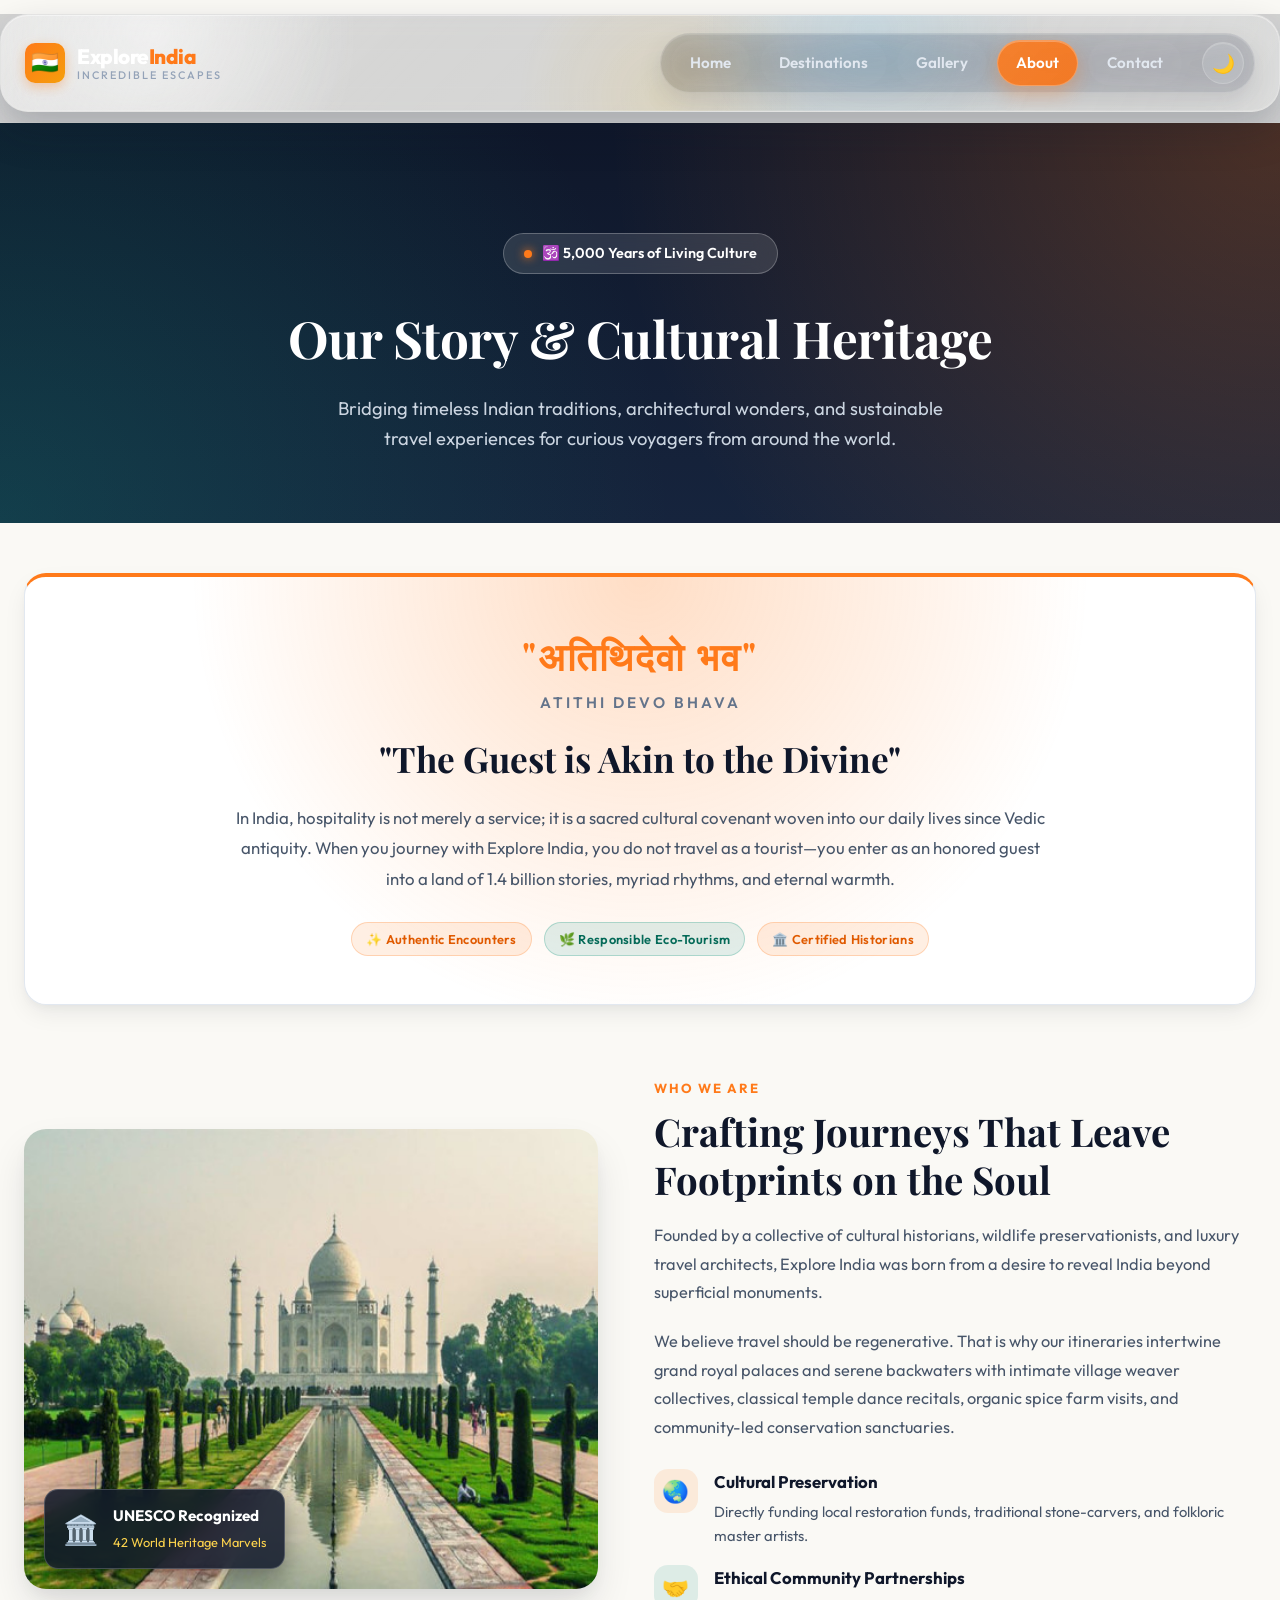
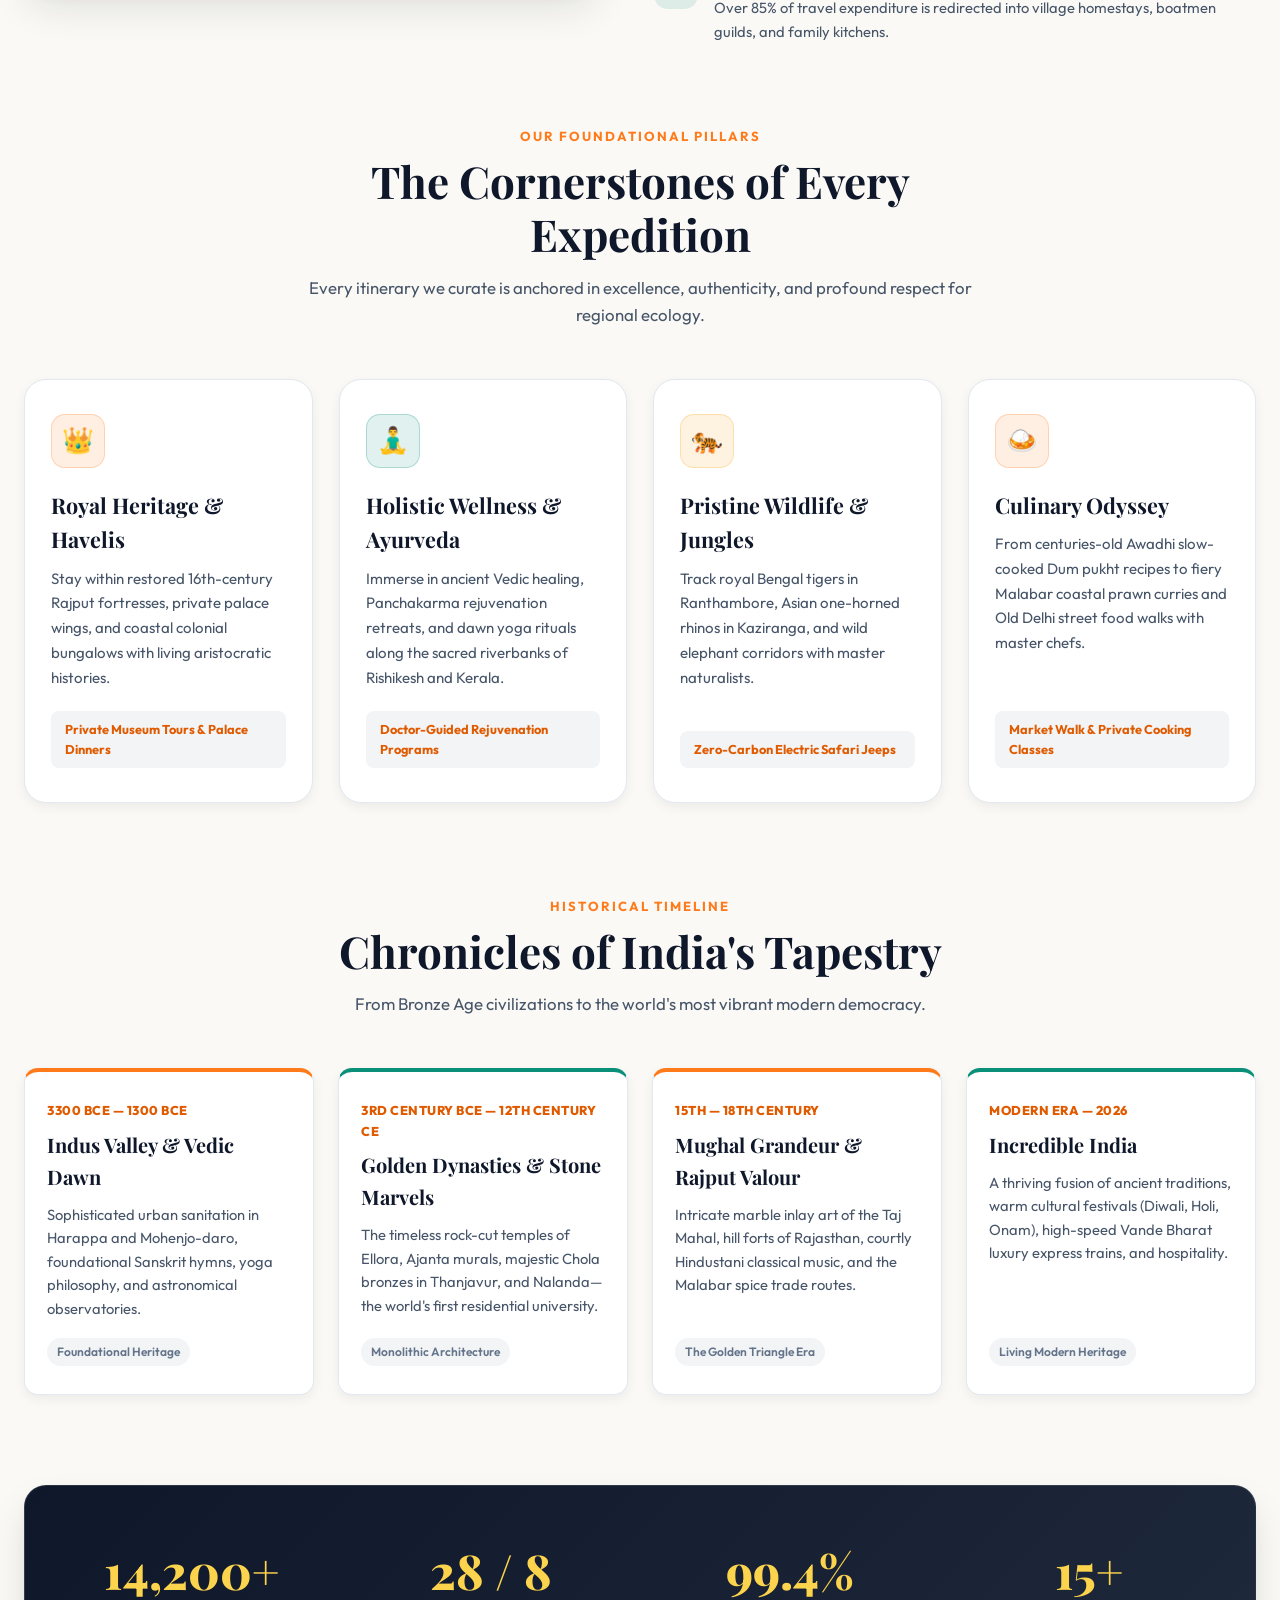
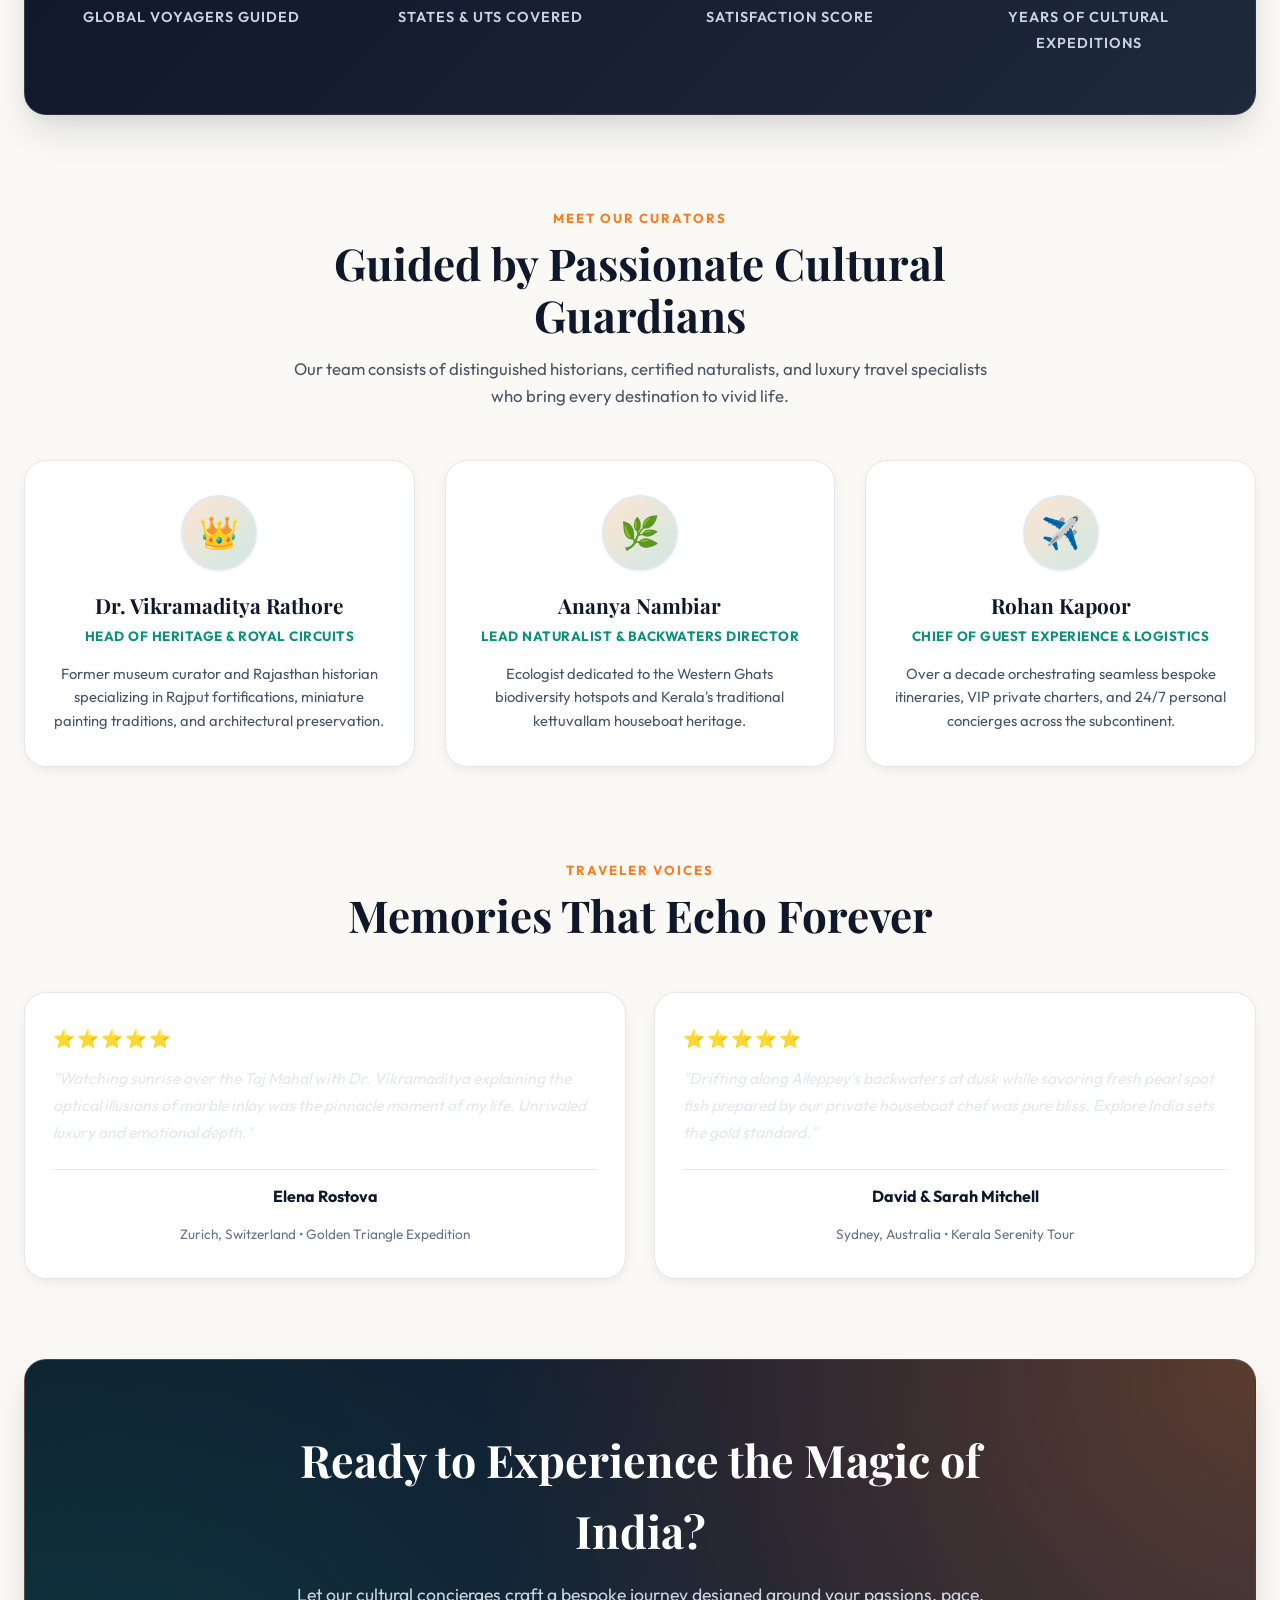
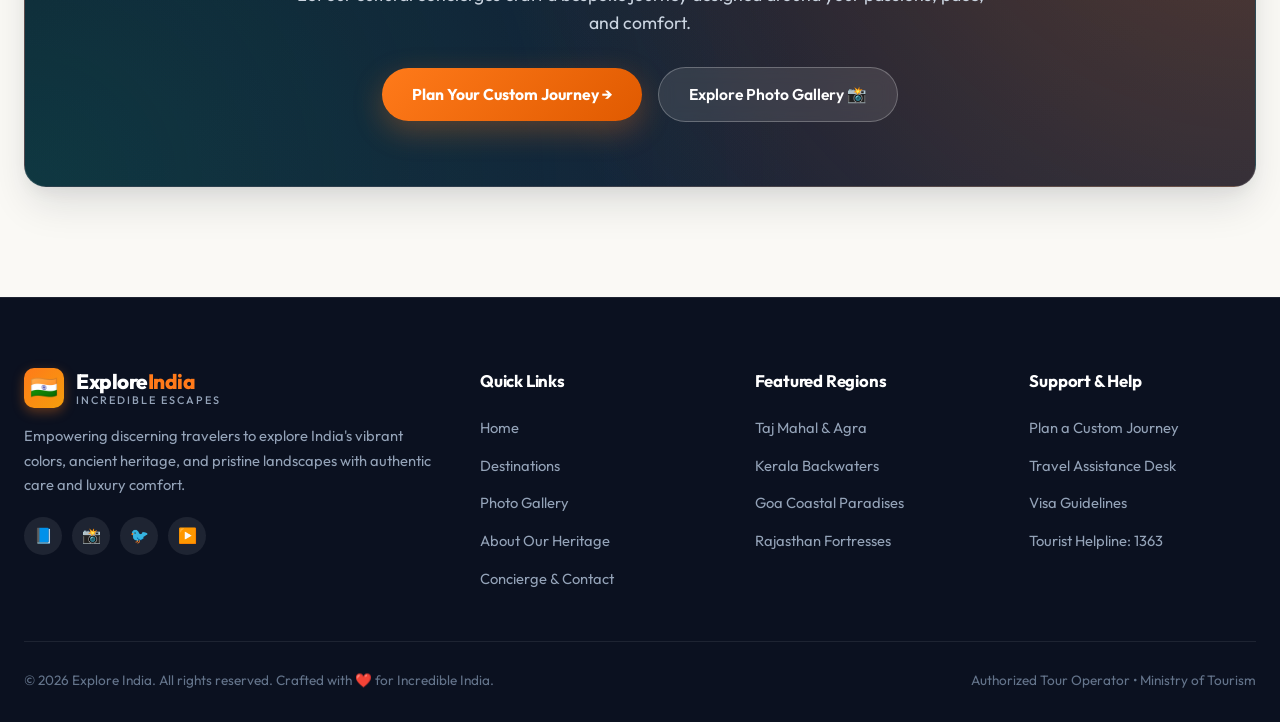
<file: about.html>
<!DOCTYPE html>
<html lang="en" data-theme="light">
<head>
    <meta charset="UTF-8">
    <meta name="viewport" content="width=device-width, initial-scale=1.0">
    <title>About Us & Cultural Heritage — Explore India</title>
    <meta name="description" content="Learn about Explore India's heritage, cultural ethos of 'Atithi Devo Bhava', sustainable travel mission, seasoned curators, and dedication to showcasing Incredible India.">
    <link rel="preconnect" href="https://fonts.googleapis.com">
    <link rel="preconnect" href="https://fonts.gstatic.com" crossorigin>
    <link href="https://fonts.googleapis.com/css2?family=Outfit:wght@300;400;500;600;700;800&family=Playfair+Display:ital,wght@0,600;0,700;0,800;1,600&display=swap" rel="stylesheet">
    <link rel="stylesheet" href="./css/style.css">
</head>
<body>

<header id="main-header">
    <div class="header-top">
        <a href="index.html" class="logo" aria-label="Explore India Home">
            <div class="logo-icon-wrap">
                <span class="logo-icon">🇮🇳</span>
            </div>
            <div class="logo-text">
                <span class="logo-title">Explore<span>India</span></span>
                <span class="logo-sub">Incredible Escapes</span>
            </div>
        </a>

        <div class="hamburger" id="hamburger" aria-label="Toggle menu" role="button" tabindex="0">
            <span></span>
            <span></span>
            <span></span>
        </div>

        <nav id="main-nav">
            <a href="index.html">Home</a>
            <a href="index.html#destinations">Destinations</a>
            <a href="gallery.html">Gallery</a>
            <a href="about.html" class="active">About</a>
            <a href="contact.html">Contact</a>
            <div class="nav-actions">
                <button class="theme-toggle" id="theme-toggle" aria-label="Toggle theme">🌙</button>
            </div>
        </nav>
    </div>
</header>

<!-- About Page Hero -->
<section class="page-hero">
    <div class="hero-content">
        <span class="hero-pill">
            <span class="hero-pill-dot"></span>
            <span>🕉️ 5,000 Years of Living Culture</span>
        </span>
        <h1>Our Story & Cultural Heritage</h1>
        <p>Bridging timeless Indian traditions, architectural wonders, and sustainable travel experiences for curious voyagers from around the world.</p>
    </div>
</section>

<!-- Main About Content Container -->
<main class="about-container">

    <!-- Ethos / Quote Spotlight -->
    <section class="ethos-spotlight fade-in">
        <div class="ethos-card">
            <div class="ethos-sanskrit">
                <span class="sanskrit-text">"अतिथिदेवो भव"</span>
                <span class="sanskrit-trans">Atithi Devo Bhava</span>
            </div>
            <h2>"The Guest is Akin to the Divine"</h2>
            <p class="ethos-description">
                In India, hospitality is not merely a service; it is a sacred cultural covenant woven into our daily lives since Vedic antiquity. When you journey with Explore India, you do not travel as a tourist—you enter as an honored guest into a land of 1.4 billion stories, myriad rhythms, and eternal warmth.
            </p>
            <div class="ethos-badges">
                <span class="badge badge-saffron">✨ Authentic Encounters</span>
                <span class="badge badge-teal">🌿 Responsible Eco-Tourism</span>
                <span class="badge badge-saffron">🏛️ Certified Historians</span>
            </div>
        </div>
    </section>

    <!-- Our Story & Mission Section -->
    <section class="heritage-split fade-in">
        <div class="heritage-image-wrapper">
            <img src="./images/tajmahal.jpg" alt="Majestic Taj Mahal architecture" class="heritage-main-img">
            <div class="heritage-floating-badge">
                <span class="badge-icon">🏛️</span>
                <div>
                    <strong>UNESCO Recognized</strong>
                    <span>42 World Heritage Marvels</span>
                </div>
            </div>
        </div>
        <div class="heritage-text-content">
            <span class="section-tag">WHO WE ARE</span>
            <h2>Crafting Journeys That Leave Footprints on the Soul</h2>
            <p>
                Founded by a collective of cultural historians, wildlife preservationists, and luxury travel architects, Explore India was born from a desire to reveal India beyond superficial monuments.
            </p>
            <p>
                We believe travel should be regenerative. That is why our itineraries intertwine grand royal palaces and serene backwaters with intimate village weaver collectives, classical temple dance recitals, organic spice farm visits, and community-led conservation sanctuaries.
            </p>
            <div class="mission-points">
                <div class="mission-point">
                    <span class="mission-icon">🌏</span>
                    <div>
                        <h4>Cultural Preservation</h4>
                        <p>Directly funding local restoration funds, traditional stone-carvers, and folkloric master artists.</p>
                    </div>
                </div>
                <div class="mission-point">
                    <span class="mission-icon">🤝</span>
                    <div>
                        <h4>Ethical Community Partnerships</h4>
                        <p>Over 85% of travel expenditure is redirected into village homestays, boatmen guilds, and family kitchens.</p>
                    </div>
                </div>
            </div>
        </div>
    </section>

    <!-- Core Pillars Grid -->
    <section class="pillars-section fade-in">
        <div class="section-header">
            <span class="section-tag">OUR FOUNDATIONAL PILLARS</span>
            <h2>The Cornerstones of Every Expedition</h2>
            <p>Every itinerary we curate is anchored in excellence, authenticity, and profound respect for regional ecology.</p>
        </div>

        <div class="pillars-grid">
            <div class="pillar-card">
                <div class="pillar-icon-box saffron">
                    <span>👑</span>
                </div>
                <h3>Royal Heritage & Havelis</h3>
                <p>Stay within restored 16th-century Rajput fortresses, private palace wings, and coastal colonial bungalows with living aristocratic histories.</p>
                <div class="pillar-perk">Private Museum Tours & Palace Dinners</div>
            </div>

            <div class="pillar-card">
                <div class="pillar-icon-box teal">
                    <span>🧘‍♂️</span>
                </div>
                <h3>Holistic Wellness & Ayurveda</h3>
                <p>Immerse in ancient Vedic healing, Panchakarma rejuvenation retreats, and dawn yoga rituals along the sacred riverbanks of Rishikesh and Kerala.</p>
                <div class="pillar-perk">Doctor-Guided Rejuvenation Programs</div>
            </div>

            <div class="pillar-card">
                <div class="pillar-icon-box gold">
                    <span>🐅</span>
                </div>
                <h3>Pristine Wildlife & Jungles</h3>
                <p>Track royal Bengal tigers in Ranthambore, Asian one-horned rhinos in Kaziranga, and wild elephant corridors with master naturalists.</p>
                <div class="pillar-perk">Zero-Carbon Electric Safari Jeeps</div>
            </div>

            <div class="pillar-card">
                <div class="pillar-icon-box saffron">
                    <span>🍛</span>
                </div>
                <h3>Culinary Odyssey</h3>
                <p>From centuries-old Awadhi slow-cooked Dum pukht recipes to fiery Malabar coastal prawn curries and Old Delhi street food walks with master chefs.</p>
                <div class="pillar-perk">Market Walk & Private Cooking Classes</div>
            </div>
        </div>
    </section>

    <!-- Cultural Milestones Timeline -->
    <section class="milestones-section fade-in">
        <div class="section-header">
            <span class="section-tag">HISTORICAL TIMELINE</span>
            <h2>Chronicles of India's Tapestry</h2>
            <p>From Bronze Age civilizations to the world's most vibrant modern democracy.</p>
        </div>

        <div class="timeline-container">
            <div class="timeline-card">
                <span class="timeline-era">3300 BCE — 1300 BCE</span>
                <h3>Indus Valley & Vedic Dawn</h3>
                <p>Sophisticated urban sanitation in Harappa and Mohenjo-daro, foundational Sanskrit hymns, yoga philosophy, and astronomical observatories.</p>
                <span class="timeline-tag">Foundational Heritage</span>
            </div>

            <div class="timeline-card">
                <span class="timeline-era">3rd Century BCE — 12th Century CE</span>
                <h3>Golden Dynasties & Stone Marvels</h3>
                <p>The timeless rock-cut temples of Ellora, Ajanta murals, majestic Chola bronzes in Thanjavur, and Nalanda—the world's first residential university.</p>
                <span class="timeline-tag">Monolithic Architecture</span>
            </div>

            <div class="timeline-card">
                <span class="timeline-era">15th — 18th Century</span>
                <h3>Mughal Grandeur & Rajput Valour</h3>
                <p>Intricate marble inlay art of the Taj Mahal, hill forts of Rajasthan, courtly Hindustani classical music, and the Malabar spice trade routes.</p>
                <span class="timeline-tag">The Golden Triangle Era</span>
            </div>

            <div class="timeline-card">
                <span class="timeline-era">Modern Era — 2026</span>
                <h3>Incredible India</h3>
                <p>A thriving fusion of ancient traditions, warm cultural festivals (Diwali, Holi, Onam), high-speed Vande Bharat luxury express trains, and hospitality.</p>
                <span class="timeline-tag">Living Modern Heritage</span>
            </div>
        </div>
    </section>

    <!-- Impact Numbers Section -->
    <section class="about-stats-section fade-in">
        <div class="about-stats-grid">
            <div class="about-stat-box">
                <span class="stat-number">14,200+</span>
                <span class="stat-label">Global Voyagers Guided</span>
            </div>
            <div class="about-stat-box">
                <span class="stat-number">28 / 8</span>
                <span class="stat-label">States & UTs Covered</span>
            </div>
            <div class="about-stat-box">
                <span class="stat-number">99.4%</span>
                <span class="stat-label">Satisfaction Score</span>
            </div>
            <div class="about-stat-box">
                <span class="stat-number">15+</span>
                <span class="stat-label">Years of Cultural Expeditions</span>
            </div>
        </div>
    </section>

    <!-- Curators & Leadership Team -->
    <section class="curators-section fade-in">
        <div class="section-header">
            <span class="section-tag">MEET OUR CURATORS</span>
            <h2>Guided by Passionate Cultural Guardians</h2>
            <p>Our team consists of distinguished historians, certified naturalists, and luxury travel specialists who bring every destination to vivid life.</p>
        </div>

        <div class="curators-grid">
            <div class="curator-card">
                <div class="curator-avatar">
                    <span>👑</span>
                </div>
                <h3>Dr. Vikramaditya Rathore</h3>
                <span class="curator-role">Head of Heritage & Royal Circuits</span>
                <p>Former museum curator and Rajasthan historian specializing in Rajput fortifications, miniature painting traditions, and architectural preservation.</p>
            </div>

            <div class="curator-card">
                <div class="curator-avatar">
                    <span>🌿</span>
                </div>
                <h3>Ananya Nambiar</h3>
                <span class="curator-role">Lead Naturalist & Backwaters Director</span>
                <p>Ecologist dedicated to the Western Ghats biodiversity hotspots and Kerala's traditional kettuvallam houseboat heritage.</p>
            </div>

            <div class="curator-card">
                <div class="curator-avatar">
                    <span>✈️</span>
                </div>
                <h3>Rohan Kapoor</h3>
                <span class="curator-role">Chief of Guest Experience & Logistics</span>
                <p>Over a decade orchestrating seamless bespoke itineraries, VIP private charters, and 24/7 personal concierges across the subcontinent.</p>
            </div>
        </div>
    </section>

    <!-- Traveler Accolades -->
    <section class="testimonials-about fade-in">
        <div class="section-header">
            <span class="section-tag">TRAVELER VOICES</span>
            <h2>Memories That Echo Forever</h2>
        </div>

        <div class="testimonials-grid">
            <div class="testimonial-card">
                <div class="testimonial-stars">⭐⭐⭐⭐⭐</div>
                <p class="testimonial-quote">
                    "Watching sunrise over the Taj Mahal with Dr. Vikramaditya explaining the optical illusions of marble inlay was the pinnacle moment of my life. Unrivaled luxury and emotional depth."
                </p>
                <div class="testimonial-author">
                    <span class="author-name">Elena Rostova</span>
                    <span class="author-loc">Zurich, Switzerland • Golden Triangle Expedition</span>
                </div>
            </div>

            <div class="testimonial-card">
                <div class="testimonial-stars">⭐⭐⭐⭐⭐</div>
                <p class="testimonial-quote">
                    "Drifting along Alleppey's backwaters at dusk while savoring fresh pearl spot fish prepared by our private houseboat chef was pure bliss. Explore India sets the gold standard."
                </p>
                <div class="testimonial-author">
                    <span class="author-name">David & Sarah Mitchell</span>
                    <span class="author-loc">Sydney, Australia • Kerala Serenity Tour</span>
                </div>
            </div>
        </div>
    </section>

    <!-- CTA Box -->
    <section class="about-cta-banner fade-in">
        <div class="cta-inner">
            <h2>Ready to Experience the Magic of India?</h2>
            <p>Let our cultural concierges craft a bespoke journey designed around your passions, pace, and comfort.</p>
            <div class="cta-actions">
                <a href="contact.html" class="btn btn-primary">Plan Your Custom Journey →</a>
                <a href="gallery.html" class="btn btn-outline">Explore Photo Gallery 📸</a>
            </div>
        </div>
    </section>

</main>

<!-- Footer -->
<footer>
    <div class="footer-grid">
        <div class="footer-brand">
            <div class="logo">
                <div class="logo-icon-wrap">
                    <span class="logo-icon">🇮🇳</span>
                </div>
                <div class="logo-text">
                    <span class="logo-title">Explore<span>India</span></span>
                    <span class="logo-sub">Incredible Escapes</span>
                </div>
            </div>
            <p>Empowering discerning travelers to explore India's vibrant colors, ancient heritage, and pristine landscapes with authentic care and luxury comfort.</p>
            <div class="footer-socials">
                <a href="#" class="social-btn" aria-label="Facebook">📘</a>
                <a href="#" class="social-btn" aria-label="Instagram">📸</a>
                <a href="#" class="social-btn" aria-label="Twitter">🐦</a>
                <a href="#" class="social-btn" aria-label="YouTube">▶️</a>
            </div>
        </div>

        <div class="footer-links">
            <h4>Quick Links</h4>
            <ul>
                <li><a href="index.html">Home</a></li>
                <li><a href="index.html#destinations">Destinations</a></li>
                <li><a href="gallery.html">Photo Gallery</a></li>
                <li><a href="about.html">About Our Heritage</a></li>
                <li><a href="contact.html">Concierge & Contact</a></li>
            </ul>
        </div>

        <div class="footer-links">
            <h4>Featured Regions</h4>
            <ul>
                <li><a href="index.html#destinations">Taj Mahal & Agra</a></li>
                <li><a href="index.html#destinations">Kerala Backwaters</a></li>
                <li><a href="index.html#destinations">Goa Coastal Paradises</a></li>
                <li><a href="index.html#destinations">Rajasthan Fortresses</a></li>
            </ul>
        </div>

        <div class="footer-links">
            <h4>Support & Help</h4>
            <ul>
                <li><a href="contact.html">Plan a Custom Journey</a></li>
                <li><a href="contact.html">Travel Assistance Desk</a></li>
                <li><a href="#">Visa Guidelines</a></li>
                <li><a href="#">Tourist Helpline: 1363</a></li>
            </ul>
        </div>
    </div>

    <div class="footer-bottom">
        <p>&copy; 2026 Explore India. All rights reserved. Crafted with ❤️ for Incredible India.</p>
        <p>Authorized Tour Operator • Ministry of Tourism</p>
    </div>
</footer>

<!-- Scroll to top button -->
<button class="scroll-top" id="scroll-top" onclick="scrollToTop()" aria-label="Scroll to top">↑</button>

<script src="./scripts/script.js"></script>

</body>
</html>
</file>
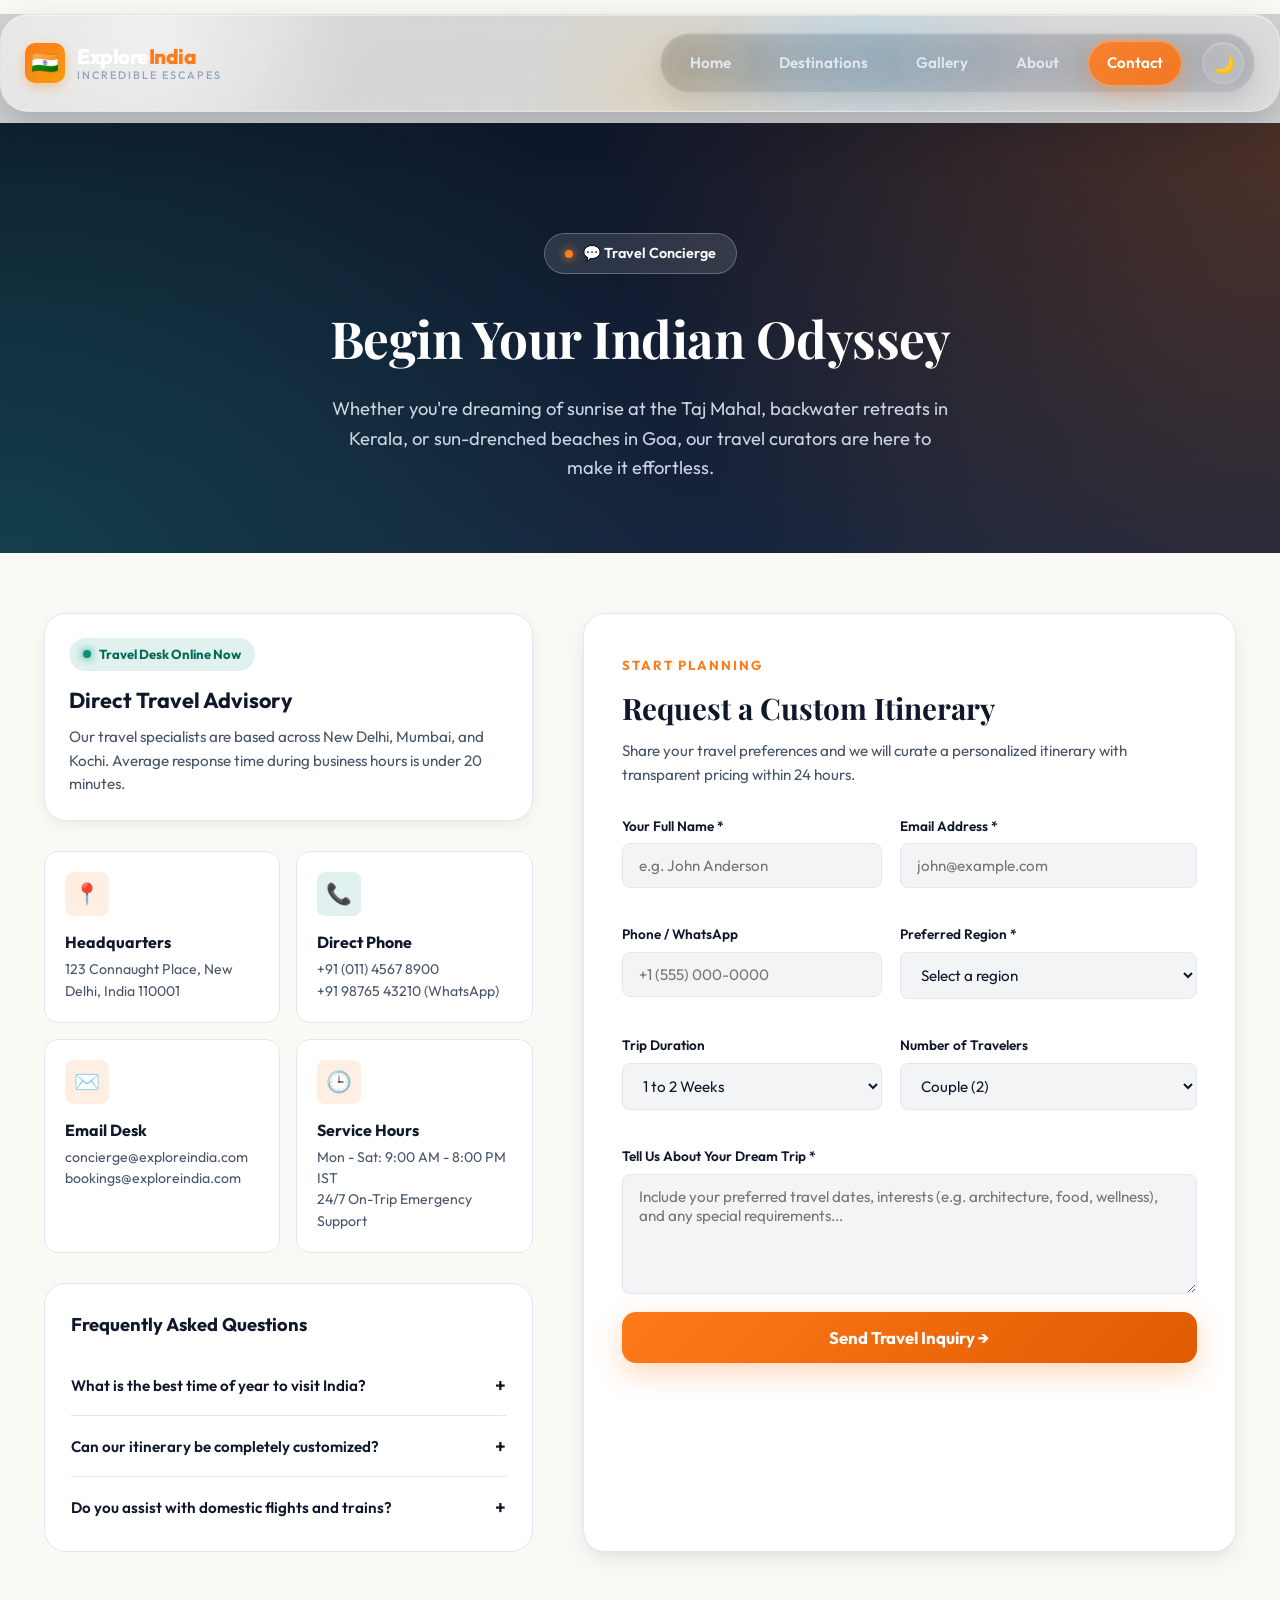
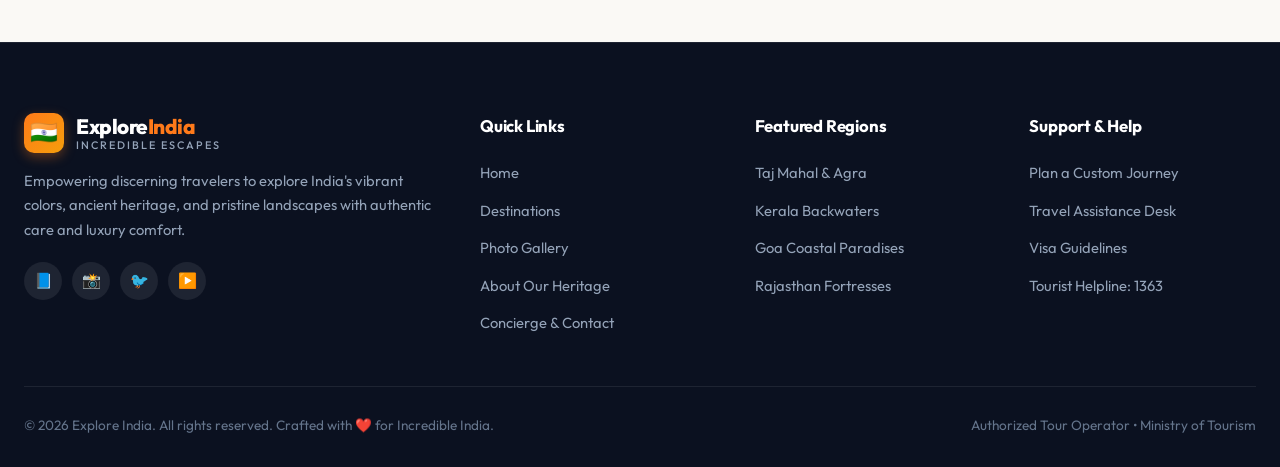
<file: contact.html>
<!DOCTYPE html>
<html lang="en" data-theme="light">
<head>
    <meta charset="UTF-8">
    <meta name="viewport" content="width=device-width, initial-scale=1.0">
    <title>Contact & Concierge — Explore India</title>
    <meta name="description" content="Reach our dedicated travel concierge team for personalized travel planning, booking inquiries, private guide services, and emergency travel support across India.">
    <link rel="preconnect" href="https://fonts.googleapis.com">
    <link rel="preconnect" href="https://fonts.gstatic.com" crossorigin>
    <link href="https://fonts.googleapis.com/css2?family=Outfit:wght@300;400;500;600;700;800&family=Playfair+Display:ital,wght@0,600;0,700;0,800;1,600&display=swap" rel="stylesheet">
    <link rel="stylesheet" href="./css/style.css">
</head>
<body>

<header id="main-header">
    <div class="header-top">
        <a href="index.html" class="logo" aria-label="Explore India Home">
            <div class="logo-icon-wrap">
                <span class="logo-icon">🇮🇳</span>
            </div>
            <div class="logo-text">
                <span class="logo-title">Explore<span>India</span></span>
                <span class="logo-sub">Incredible Escapes</span>
            </div>
        </a>

        <div class="hamburger" id="hamburger" aria-label="Toggle menu" role="button" tabindex="0">
            <span></span>
            <span></span>
            <span></span>
        </div>

        <nav id="main-nav">
            <a href="index.html">Home</a>
            <a href="index.html#destinations">Destinations</a>
            <a href="gallery.html">Gallery</a>
            <a href="about.html">About</a>
            <a href="contact.html" class="active">Contact</a>
            <div class="nav-actions">
                <button class="theme-toggle" id="theme-toggle" aria-label="Toggle theme">🌙</button>
            </div>
        </nav>
    </div>
</header>

<!-- Contact Hero -->
<section class="page-hero">
    <div class="hero-content">
        <span class="hero-pill">
            <span class="hero-pill-dot"></span>
            <span>💬 Travel Concierge</span>
        </span>
        <h1>Begin Your Indian Odyssey</h1>
        <p>Whether you're dreaming of sunrise at the Taj Mahal, backwater retreats in Kerala, or sun-drenched beaches in Goa, our travel curators are here to make it effortless.</p>
    </div>
</section>

<!-- Contact Main Section -->
<div class="contact-wrapper">
    <!-- Left Column: Concierge Info & FAQ -->
    <div class="contact-concierge fade-in">
        <div class="concierge-status-card">
            <div class="live-indicator">
                <span class="live-dot"></span>
                <span>Travel Desk Online Now</span>
            </div>
            <h3>Direct Travel Advisory</h3>
            <p>Our travel specialists are based across New Delhi, Mumbai, and Kochi. Average response time during business hours is under 20 minutes.</p>
        </div>

        <div class="contact-cards-grid">
            <div class="info-card">
                <div class="info-icon">📍</div>
                <h4>Headquarters</h4>
                <p>123 Connaught Place, New Delhi, India 110001</p>
            </div>

            <div class="info-card">
                <div class="info-icon">📞</div>
                <h4>Direct Phone</h4>
                <p>+91 (011) 4567 8900<br>+91 98765 43210 (WhatsApp)</p>
            </div>

            <div class="info-card">
                <div class="info-icon">✉️</div>
                <h4>Email Desk</h4>
                <p>concierge@exploreindia.com<br>bookings@exploreindia.com</p>
            </div>

            <div class="info-card">
                <div class="info-icon">🕒</div>
                <h4>Service Hours</h4>
                <p>Mon - Sat: 9:00 AM - 8:00 PM IST<br>24/7 On-Trip Emergency Support</p>
            </div>
        </div>

        <!-- FAQ Accordion -->
        <div class="faq-box">
            <h4>Frequently Asked Questions</h4>

            <div class="faq-item">
                <button class="faq-question" type="button">
                    <span>What is the best time of year to visit India?</span>
                    <span class="faq-toggle-icon">+</span>
                </button>
                <div class="faq-answer">
                    October through March offers pleasant, dry weather across most of India, making it ideal for the Golden Triangle, Rajasthan, and Goa. Kerala is magnificent year-round, especially during the monsoon (June–August) for traditional Ayurveda treatments.
                </div>
            </div>

            <div class="faq-item">
                <button class="faq-question" type="button">
                    <span>Can our itinerary be completely customized?</span>
                    <span class="faq-toggle-icon">+</span>
                </button>
                <div class="faq-answer">
                    Yes, absolutely! Every journey can be tailored with private chauffeured cars, boutique heritage stays, dietary preferences, and private expert guides.
                </div>
            </div>

            <div class="faq-item">
                <button class="faq-question" type="button">
                    <span>Do you assist with domestic flights and trains?</span>
                    <span class="faq-toggle-icon">+</span>
                </button>
                <div class="faq-answer">
                    Yes, we handle all internal transit including luxury train experiences (such as Maharajas' Express), inter-state flights, and comfortable private transfers.
                </div>
            </div>
        </div>
    </div>

    <!-- Right Column: Booking & Inquiry Form -->
    <div class="contact-form-container fade-in">
        <span class="section-tag">Start Planning</span>
        <h3>Request a Custom Itinerary</h3>
        <p class="form-sub">Share your travel preferences and we will curate a personalized itinerary with transparent pricing within 24 hours.</p>

        <form id="contact-form" onsubmit="handleContactForm(event)">
            <div class="form-grid">
                <div class="form-group">
                    <label for="name">Your Full Name *</label>
                    <input type="text" id="name" name="name" placeholder="e.g. John Anderson" required>
                </div>

                <div class="form-group">
                    <label for="email">Email Address *</label>
                    <input type="email" id="email" name="email" placeholder="john@example.com" required>
                </div>

                <div class="form-group">
                    <label for="phone">Phone / WhatsApp</label>
                    <input type="tel" id="phone" name="phone" placeholder="+1 (555) 000-0000">
                </div>

                <div class="form-group">
                    <label for="destination">Preferred Region *</label>
                    <select id="destination" name="destination" required>
                        <option value="">Select a region</option>
                        <option value="golden-triangle">Golden Triangle (Delhi, Agra, Jaipur)</option>
                        <option value="kerala">Kerala Backwaters & Hills</option>
                        <option value="goa">Goa Coastal & Heritage</option>
                        <option value="rajasthan">Royal Rajasthan Palaces</option>
                        <option value="multi">Custom Multi-Region Journey</option>
                    </select>
                </div>

                <div class="form-group">
                    <label for="duration">Trip Duration</label>
                    <select id="duration" name="duration">
                        <option value="short">3 to 5 Days</option>
                        <option value="medium" selected>1 to 2 Weeks</option>
                        <option value="long">2+ Weeks Extended</option>
                    </select>
                </div>

                <div class="form-group">
                    <label for="travelers">Number of Travelers</label>
                    <select id="travelers" name="travelers">
                        <option value="solo">Solo Traveler (1)</option>
                        <option value="couple" selected>Couple (2)</option>
                        <option value="family">Family (3 - 5)</option>
                        <option value="group">Private Group (6+)</option>
                    </select>
                </div>

                <div class="form-group full-width">
                    <label for="message">Tell Us About Your Dream Trip *</label>
                    <textarea id="message" name="message" placeholder="Include your preferred travel dates, interests (e.g. architecture, food, wellness), and any special requirements..." required></textarea>
                </div>
            </div>

            <button type="submit" class="form-submit-btn" id="contact-submit-btn">Send Travel Inquiry →</button>
        </form>
    </div>
</div>

<!-- Footer -->
<footer>
    <div class="footer-grid">
        <div class="footer-brand">
            <div class="logo">
                <div class="logo-icon-wrap">
                    <span class="logo-icon">🇮🇳</span>
                </div>
                <div class="logo-text">
                    <span class="logo-title">Explore<span>India</span></span>
                    <span class="logo-sub">Incredible Escapes</span>
                </div>
            </div>
            <p>Empowering discerning travelers to explore India's vibrant colors, ancient heritage, and pristine landscapes with authentic care and luxury comfort.</p>
            <div class="footer-socials">
                <a href="#" class="social-btn" aria-label="Facebook">📘</a>
                <a href="#" class="social-btn" aria-label="Instagram">📸</a>
                <a href="#" class="social-btn" aria-label="Twitter">🐦</a>
                <a href="#" class="social-btn" aria-label="YouTube">▶️</a>
            </div>
        </div>

        <div class="footer-links">
            <h4>Quick Links</h4>
            <ul>
                <li><a href="index.html">Home</a></li>
                <li><a href="index.html#destinations">Destinations</a></li>
                <li><a href="gallery.html">Photo Gallery</a></li>
                <li><a href="about.html">About Our Heritage</a></li>
                <li><a href="contact.html">Concierge & Contact</a></li>
            </ul>
        </div>

        <div class="footer-links">
            <h4>Featured Regions</h4>
            <ul>
                <li><a href="index.html#destinations">Taj Mahal & Agra</a></li>
                <li><a href="index.html#destinations">Kerala Backwaters</a></li>
                <li><a href="index.html#destinations">Goa Coastal Paradises</a></li>
                <li><a href="index.html#destinations">Rajasthan Fortresses</a></li>
            </ul>
        </div>

        <div class="footer-links">
            <h4>Support & Help</h4>
            <ul>
                <li><a href="contact.html">Plan a Custom Journey</a></li>
                <li><a href="contact.html">Travel Assistance Desk</a></li>
                <li><a href="#">Visa Guidelines</a></li>
                <li><a href="#">Tourist Helpline: 1363</a></li>
            </ul>
        </div>
    </div>

    <div class="footer-bottom">
        <p>&copy; 2026 Explore India. All rights reserved. Crafted with ❤️ for Incredible India.</p>
        <p>Authorized Tour Operator • Ministry of Tourism</p>
    </div>
</footer>

<!-- Scroll to top button -->
<button class="scroll-top" id="scroll-top" onclick="scrollToTop()" aria-label="Scroll to top">↑</button>

<script src="./scripts/script.js"></script>

</body>
</html>
</file>
<file: css/style.css>
/* ==========================================================================
   TRAVEL INDIA - DESIGN SYSTEM & STYLESHEET
   Color Scheme: Royal Saffron, Amber Sunset, Peacock Teal, Midnight Slate & Warm Ivory
   ========================================================================== */

@import url('https://fonts.googleapis.com/css2?family=Outfit:wght@300;400;500;600;700;800&family=Playfair+Display:ital,wght@0,600;0,700;0,800;1,600&display=swap');

:root {
    /* Brand Color Palette */
    --saffron: #FF7A1A;
    --saffron-light: #FF9E4A;
    --saffron-dark: #E05A00;
    --saffron-glow: rgba(255, 122, 26, 0.25);

    --gold: #F59E0B;
    --gold-light: #FCD34D;
    
    --teal: #0A8F78;
    --teal-light: #14B89A;
    --teal-dark: #046A58;
    --teal-glow: rgba(10, 143, 120, 0.25);

    --midnight: #0F172A;
    --midnight-light: #1E293B;
    --navy-blue: #0A192F;

    /* Neutrals & Surfaces */
    --canvas-bg: #FAF9F5;
    --surface-white: #FFFFFF;
    --surface-subtle: #F3F4F6;
    --surface-hover: #EDEFEB;
    --border-color: #E2E8F0;
    --border-subtle: rgba(0, 0, 0, 0.07);

    /* Typography */
    --font-main: 'Outfit', -apple-system, BlinkMacSystemFont, 'Segoe UI', Roboto, sans-serif;
    --font-serif: 'Playfair Display', Georgia, serif;
    --text-primary: #0F172A;
    --text-secondary: #475569;
    --text-muted: #64748B;
    --text-inverse: #FFFFFF;

    /* Shadows & Elevation */
    --shadow-xs: 0 1px 3px rgba(15, 23, 42, 0.05);
    --shadow-sm: 0 4px 12px rgba(15, 23, 42, 0.06);
    --shadow-md: 0 10px 25px -3px rgba(15, 23, 42, 0.08), 0 4px 10px -2px rgba(15, 23, 42, 0.04);
    --shadow-lg: 0 20px 40px -4px rgba(15, 23, 42, 0.12), 0 8px 16px -4px rgba(15, 23, 42, 0.06);
    --shadow-saffron: 0 10px 30px rgba(255, 122, 26, 0.3);
    --shadow-teal: 0 10px 30px rgba(10, 143, 120, 0.25);

    /* Borders & Radius */
    --radius-sm: 8px;
    --radius-md: 14px;
    --radius-lg: 22px;
    --radius-full: 9999px;

    /* Transitions */
    --transition-fast: 0.15s ease;
    --transition: all 0.3s cubic-bezier(0.16, 1, 0.3, 1);
    --transition-smooth: all 0.4s cubic-bezier(0.4, 0, 0.2, 1);
}

[data-theme="dark"] {
    --canvas-bg: #090D16;
    --surface-white: #111827;
    --surface-subtle: #182234;
    --surface-hover: #1F2E45;
    --border-color: #26334D;
    --border-subtle: rgba(255, 255, 255, 0.08);

    --text-primary: #F8FAFC;
    --text-secondary: #CBD5E1;
    --text-muted: #94A3B8;

    --shadow-sm: 0 4px 12px rgba(0, 0, 0, 0.4);
    --shadow-md: 0 10px 30px rgba(0, 0, 0, 0.5);
    --shadow-lg: 0 20px 45px rgba(0, 0, 0, 0.6);
}

/* Base Styles */
* {
    margin: 0;
    padding: 0;
    box-sizing: border-box;
}

html {
    scroll-behavior: smooth;
    font-size: 16px;
}

body {
    font-family: var(--font-main);
    color: var(--text-primary);
    background-color: var(--canvas-bg);
    line-height: 1.6;
    transition: background-color 0.3s ease, color 0.3s ease;
    overflow-x: hidden;
    -webkit-font-smoothing: antialiased;
}

a {
    text-decoration: none;
    color: inherit;
    transition: var(--transition-fast);
}

img {
    max-width: 100%;
    height: auto;
    display: block;
}

button, input, select, textarea {
    font-family: inherit;
}

/* ==========================================================================
   NAVIGATION & HEADER
   ========================================================================== */
header {
    position: sticky;
    top: 0;
    z-index: 1000;
    background: rgba(15, 23, 42, 0.16);
    backdrop-filter: blur(16px) saturate(1.2);
    -webkit-backdrop-filter: blur(16px) saturate(1.2);
    border-bottom: 1px solid rgba(255, 255, 255, 0.1);
    transition: var(--transition);
}

header.scrolled {
    background: rgba(15, 23, 42, 0.38);
    box-shadow: 0 12px 32px rgba(15, 23, 42, 0.2);
    border-bottom-color: rgba(255, 122, 26, 0.3);
}

.header-top {
    max-width: 1320px;
    margin: 0 auto;
    padding: 18px 24px;
    display: flex;
    align-items: center;
    justify-content: space-between;
    position: relative;
    border-radius: 28px;
    margin-top: 14px;
    margin-bottom: 10px;
    background: linear-gradient(135deg, rgba(255, 255, 255, 0.19), rgba(255, 255, 255, 0.05) 35%, rgba(255, 255, 255, 0.12));
    border: 1px solid rgba(255, 255, 255, 0.24);
    box-shadow: 0 18px 40px rgba(15, 23, 42, 0.22), inset 0 1px 0 rgba(255, 255, 255, 0.45), inset 0 -1px 0 rgba(255, 255, 255, 0.12);
    overflow: hidden;
    isolation: isolate;
}

.header-top::before {
    content: "";
    position: absolute;
    inset: 0;
    background:
        radial-gradient(circle at 12% 20%, rgba(255, 255, 255, 0.52), transparent 18%),
        radial-gradient(circle at 68% 16%, rgba(125, 211, 252, 0.18), transparent 20%),
        radial-gradient(circle at 52% 84%, rgba(251, 191, 36, 0.12), transparent 22%),
        linear-gradient(115deg, rgba(255, 255, 255, 0.26), transparent 26%, transparent 72%, rgba(255, 255, 255, 0.08) 100%);
    z-index: -1;
}

.logo {
    display: flex;
    align-items: center;
    gap: 12px;
    font-size: 1.45rem;
    font-weight: 800;
    letter-spacing: -0.5px;
    color: #FFFFFF;
    position: relative;
    z-index: 1;
}

.logo-icon-wrap {
    width: 40px;
    height: 40px;
    background: linear-gradient(135deg, #FF7A1A, #F59E0B);
    border-radius: 10px;
    display: flex;
    align-items: center;
    justify-content: center;
    box-shadow: 0 4px 12px rgba(255, 122, 26, 0.35);
}

.logo-icon {
    font-size: 1.4rem;
}

.logo-text {
    display: flex;
    flex-direction: column;
    line-height: 1.15;
}

.logo-title {
    color: #FFFFFF;
    font-size: 1.3rem;
    font-weight: 800;
}

.logo-title span {
    color: var(--saffron);
}

.logo-sub {
    font-size: 0.68rem;
    font-weight: 500;
    letter-spacing: 2px;
    text-transform: uppercase;
    color: #94A3B8;
}

nav {
    display: flex;
    align-items: center;
    gap: 10px;
    padding: 6px 10px;
    border-radius: 999px;
    background: rgba(15, 23, 42, 0.12);
    border: 1px solid rgba(255, 255, 255, 0.18);
    backdrop-filter: blur(14px);
    -webkit-backdrop-filter: blur(14px);
    box-shadow: inset 0 1px 0 rgba(255, 255, 255, 0.12), 0 10px 24px rgba(15, 23, 42, 0.12);
    position: relative;
    z-index: 1;
}

nav a {
    color: #E2E8F0;
    padding: 10px 18px;
    border-radius: var(--radius-full);
    font-weight: 600;
    font-size: 0.95rem;
    position: relative;
    transition: var(--transition);
    border: 1px solid transparent;
    background: rgba(255, 255, 255, 0.02);
}

nav a:hover {
    color: #FFFFFF;
    background: rgba(255, 255, 255, 0.08);
    border-color: rgba(255, 255, 255, 0.12);
    transform: translateY(-1px);
}

nav a.active {
    color: #FFFFFF;
    background: linear-gradient(135deg, rgba(255, 122, 26, 0.88), rgba(249, 115, 22, 0.9));
    box-shadow: 0 8px 18px rgba(255, 122, 26, 0.3), inset 0 1px 0 rgba(255, 255, 255, 0.25);
    border-color: rgba(255, 255, 255, 0.24);
}

.nav-actions {
    display: flex;
    align-items: center;
    gap: 12px;
    margin-left: 10px;
}

.theme-toggle {
    background: rgba(255, 255, 255, 0.12);
    border: 1px solid rgba(255, 255, 255, 0.18);
    color: #FFFFFF;
    width: 42px;
    height: 42px;
    border-radius: 50%;
    font-size: 1.15rem;
    cursor: pointer;
    display: flex;
    align-items: center;
    justify-content: center;
    transition: var(--transition);
    box-shadow: inset 0 1px 0 rgba(255, 255, 255, 0.18);
}

.theme-toggle:hover {
    background: rgba(255, 255, 255, 0.22);
    transform: rotate(20deg) scale(1.05);
}

.hamburger {
    display: none;
    flex-direction: column;
    justify-content: center;
    gap: 5px;
    width: 40px;
    height: 40px;
    cursor: pointer;
    background: rgba(255, 255, 255, 0.1);
    border-radius: var(--radius-sm);
    padding: 8px;
    z-index: 1001;
}

.hamburger span {
    display: block;
    height: 2.5px;
    width: 100%;
    background: #FFFFFF;
    border-radius: 2px;
    transition: var(--transition);
}

.hamburger.active span:nth-child(1) {
    transform: rotate(45deg) translate(5px, 5px);
}

.hamburger.active span:nth-child(2) {
    opacity: 0;
}

.hamburger.active span:nth-child(3) {
    transform: rotate(-45deg) translate(5px, -5px);
}

/* ==========================================================================
   BUTTONS & BADGES
   ========================================================================== */
.btn {
    display: inline-flex;
    align-items: center;
    justify-content: center;
    gap: 10px;
    padding: 13px 28px;
    font-size: 0.98rem;
    font-weight: 600;
    border-radius: var(--radius-full);
    cursor: pointer;
    border: none;
    transition: var(--transition);
    text-decoration: none;
}

.btn-primary {
    background: linear-gradient(135deg, var(--saffron), var(--saffron-dark));
    color: #FFFFFF;
    box-shadow: var(--shadow-saffron);
}

.btn-primary:hover {
    transform: translateY(-2px);
    box-shadow: 0 14px 28px rgba(255, 122, 26, 0.4);
    color: #FFFFFF;
}

.btn-teal {
    background: linear-gradient(135deg, var(--teal), var(--teal-dark));
    color: #FFFFFF;
    box-shadow: var(--shadow-teal);
}

.btn-teal:hover {
    transform: translateY(-2px);
    box-shadow: 0 14px 28px rgba(10, 143, 120, 0.35);
}

.btn-outline {
    background: rgba(255, 255, 255, 0.12);
    color: #FFFFFF;
    border: 1.5px solid rgba(255, 255, 255, 0.4);
    backdrop-filter: blur(8px);
}

.btn-outline:hover {
    background: #FFFFFF;
    color: var(--midnight);
    border-color: #FFFFFF;
    transform: translateY(-2px);
}

.badge {
    display: inline-flex;
    align-items: center;
    gap: 6px;
    padding: 6px 14px;
    border-radius: var(--radius-full);
    font-size: 0.8rem;
    font-weight: 600;
    letter-spacing: 0.3px;
}

.badge-saffron {
    background: rgba(255, 122, 26, 0.12);
    color: var(--saffron-dark);
    border: 1px solid rgba(255, 122, 26, 0.25);
}

.badge-teal {
    background: rgba(10, 143, 120, 0.12);
    color: var(--teal-dark);
    border: 1px solid rgba(10, 143, 120, 0.25);
}

[data-theme="dark"] .badge-saffron {
    background: rgba(255, 122, 26, 0.2);
    color: var(--saffron-light);
}

[data-theme="dark"] .badge-teal {
    background: rgba(10, 143, 120, 0.2);
    color: var(--teal-light);
}

/* ==========================================================================
   ENHANCED HERO SECTION (INDEX.HTML)
   ========================================================================== */
.hero {
    position: relative;
    min-height: 90vh;
    display: flex;
    flex-direction: column;
    justify-content: center;
    align-items: center;
    padding: 100px 24px 80px;
    background: 
        radial-gradient(circle at top center, rgba(255, 122, 26, 0.25) 0%, transparent 50%),
        radial-gradient(circle at bottom right, rgba(10, 143, 120, 0.25) 0%, transparent 50%),
        linear-gradient(180deg, rgba(15, 23, 42, 0.72) 0%, rgba(15, 23, 42, 0.9) 100%),
        url('../images/tajmahal.jpg') center center / cover no-repeat;
    background-attachment: fixed;
    color: #FFFFFF;
    text-align: center;
    overflow: hidden;
}

.hero::after {
    content: '';
    position: absolute;
    bottom: 0;
    left: 0;
    right: 0;
    height: 120px;
    background: linear-gradient(to top, var(--canvas-bg) 0%, transparent 100%);
    pointer-events: none;
}

.hero-content {
    position: relative;
    z-index: 2;
    max-width: 960px;
    margin: 0 auto;
    display: flex;
    flex-direction: column;
    align-items: center;
}

.hero-pill {
    display: inline-flex;
    align-items: center;
    gap: 10px;
    padding: 8px 20px;
    border-radius: var(--radius-full);
    background: rgba(255, 255, 255, 0.12);
    border: 1px solid rgba(255, 255, 255, 0.25);
    backdrop-filter: blur(12px);
    font-size: 0.9rem;
    font-weight: 600;
    color: #FFF;
    margin-bottom: 24px;
    animation: fadeInDown 0.8s ease;
}

.hero-pill-dot {
    width: 8px;
    height: 8px;
    border-radius: 50%;
    background: var(--saffron);
    box-shadow: 0 0 10px var(--saffron);
}

.hero h1 {
    font-family: var(--font-serif);
    font-size: clamp(2.5rem, 5.5vw, 4.4rem);
    font-weight: 700;
    line-height: 1.15;
    margin-bottom: 20px;
    letter-spacing: -0.5px;
    text-shadow: 0 4px 20px rgba(0, 0, 0, 0.4);
    animation: fadeInDown 1s ease;
}

.hero h1 .highlight-gold {
    background: linear-gradient(135deg, #FFD166 0%, #FF9E4A 100%);
    -webkit-background-clip: text;
    -webkit-text-fill-color: transparent;
    font-style: italic;
}

.hero-subtext {
    font-size: clamp(1.05rem, 2vw, 1.25rem);
    color: #E2E8F0;
    max-width: 720px;
    margin: 0 auto 36px;
    font-weight: 400;
    line-height: 1.65;
    text-shadow: 0 2px 10px rgba(0, 0, 0, 0.5);
    animation: fadeInUp 1s ease 0.2s both;
}

/* Interactive Discovery Bar */
.hero-search-bar {
    width: 100%;
    max-width: 900px;
    background: rgba(255, 255, 255, 0.95);
    backdrop-filter: blur(20px);
    border: 1px solid rgba(255, 255, 255, 0.3);
    border-radius: var(--radius-lg);
    padding: 12px;
    box-shadow: 0 20px 50px rgba(0, 0, 0, 0.35);
    display: grid;
    grid-template-columns: 1.3fr 1.2fr 1fr auto;
    gap: 12px;
    align-items: center;
    margin-bottom: 36px;
    animation: fadeInUp 1s ease 0.4s both;
}

[data-theme="dark"] .hero-search-bar {
    background: rgba(17, 24, 39, 0.95);
    border-color: rgba(255, 255, 255, 0.1);
}

.search-field {
    display: flex;
    flex-direction: column;
    text-align: left;
    padding: 8px 16px;
    border-right: 1px solid var(--border-color);
}

.search-field:last-of-type {
    border-right: none;
}

.search-field label {
    font-size: 0.72rem;
    text-transform: uppercase;
    letter-spacing: 1px;
    font-weight: 700;
    color: var(--text-muted);
    margin-bottom: 4px;
    display: flex;
    align-items: center;
    gap: 6px;
}

.search-field select,
.search-field input {
    background: transparent;
    border: none;
    outline: none;
    font-size: 0.95rem;
    font-weight: 600;
    color: var(--text-primary);
    cursor: pointer;
    width: 100%;
}

.search-field select option {
    background: var(--surface-white);
    color: var(--text-primary);
}

.search-btn {
    padding: 14px 28px;
    background: linear-gradient(135deg, var(--saffron), var(--saffron-dark));
    color: #FFFFFF;
    font-weight: 700;
    font-size: 1rem;
    border: none;
    border-radius: var(--radius-md);
    cursor: pointer;
    display: flex;
    align-items: center;
    gap: 8px;
    transition: var(--transition);
    box-shadow: 0 6px 18px rgba(255, 122, 26, 0.35);
}

.search-btn:hover {
    transform: translateY(-2px);
    box-shadow: 0 10px 25px rgba(255, 122, 26, 0.5);
}

/* Hero Social Proof & Quick Highlights */
.hero-highlights {
    display: flex;
    align-items: center;
    justify-content: center;
    gap: 24px;
    flex-wrap: wrap;
    animation: fadeInUp 1s ease 0.6s both;
}

.hero-metric {
    display: flex;
    align-items: center;
    gap: 10px;
    background: rgba(255, 255, 255, 0.1);
    backdrop-filter: blur(10px);
    border: 1px solid rgba(255, 255, 255, 0.15);
    padding: 8px 18px;
    border-radius: var(--radius-full);
    font-size: 0.88rem;
    color: #E2E8F0;
}

.hero-metric strong {
    color: #FFFFFF;
    font-weight: 700;
}

.hero-metric-icon {
    font-size: 1.15rem;
}

/* ==========================================================================
   GENERIC SECTIONS & HEADERS
   ========================================================================== */
.section {
    max-width: 1320px;
    margin: 0 auto;
    padding: 90px 24px;
}

.section-header {
    text-align: center;
    max-width: 720px;
    margin: 0 auto 50px;
}

.section-tag {
    display: inline-block;
    color: var(--saffron);
    font-size: 0.82rem;
    font-weight: 700;
    text-transform: uppercase;
    letter-spacing: 2px;
    margin-bottom: 8px;
}

.section-header h2 {
    font-family: var(--font-serif);
    font-size: clamp(2rem, 3.5vw, 2.75rem);
    font-weight: 700;
    color: var(--text-primary);
    line-height: 1.2;
    margin-bottom: 14px;
}

.section-header p {
    color: var(--text-secondary);
    font-size: 1.05rem;
    line-height: 1.6;
}

.section-divider {
    width: 60px;
    height: 4px;
    background: linear-gradient(90deg, var(--saffron), var(--teal));
    border-radius: 2px;
    margin: 20px auto 0;
}

/* Category Filter Tabs */
.filter-tabs {
    display: flex;
    justify-content: center;
    align-items: center;
    gap: 10px;
    flex-wrap: wrap;
    margin-bottom: 40px;
}

.filter-tab {
    padding: 10px 22px;
    border-radius: var(--radius-full);
    border: 1px solid var(--border-color);
    background: var(--surface-white);
    color: var(--text-secondary);
    font-size: 0.92rem;
    font-weight: 600;
    cursor: pointer;
    transition: var(--transition);
    box-shadow: var(--shadow-xs);
}

.filter-tab:hover {
    color: var(--saffron-dark);
    border-color: var(--saffron);
    background: var(--surface-hover);
}

.filter-tab.active {
    background: linear-gradient(135deg, var(--saffron), var(--saffron-dark));
    color: #FFFFFF;
    border-color: var(--saffron);
    box-shadow: var(--shadow-saffron);
}

/* ==========================================================================
   DESTINATION CARDS
   ========================================================================== */
.places-grid {
    display: grid;
    grid-template-columns: repeat(auto-fill, minmax(350px, 1fr));
    gap: 30px;
}

.card {
    background: var(--surface-white);
    border-radius: var(--radius-lg);
    border: 1px solid var(--border-subtle);
    overflow: hidden;
    box-shadow: var(--shadow-sm);
    transition: var(--transition);
    display: flex;
    flex-direction: column;
    position: relative;
    cursor: pointer;
}

.card:hover {
    transform: translateY(-8px);
    box-shadow: var(--shadow-lg);
    border-color: rgba(255, 122, 26, 0.3);
}

.card-image-wrapper {
    position: relative;
    height: 250px;
    overflow: hidden;
    background: #E2E8F0;
}

.card-image {
    width: 100%;
    height: 100%;
    object-fit: cover;
    transition: transform 0.6s cubic-bezier(0.16, 1, 0.3, 1);
}

.card:hover .card-image {
    transform: scale(1.08);
}

.card-badge {
    position: absolute;
    top: 16px;
    left: 16px;
    background: rgba(15, 23, 42, 0.75);
    backdrop-filter: blur(8px);
    color: #FFFFFF;
    padding: 6px 14px;
    border-radius: var(--radius-full);
    font-size: 0.75rem;
    font-weight: 700;
    letter-spacing: 0.5px;
    text-transform: uppercase;
    border: 1px solid rgba(255, 255, 255, 0.2);
}

.card-duration {
    position: absolute;
    bottom: 16px;
    right: 16px;
    background: rgba(255, 255, 255, 0.9);
    color: var(--midnight);
    padding: 5px 12px;
    border-radius: var(--radius-full);
    font-size: 0.75rem;
    font-weight: 700;
    backdrop-filter: blur(6px);
}

[data-theme="dark"] .card-duration {
    background: rgba(15, 23, 42, 0.9);
    color: #FFFFFF;
}

.card-body {
    padding: 24px;
    flex-grow: 1;
    display: flex;
    flex-direction: column;
}

.card-body h3 {
    font-family: var(--font-serif);
    font-size: 1.45rem;
    font-weight: 700;
    color: var(--text-primary);
    margin-bottom: 6px;
}

.card-body .location {
    display: flex;
    align-items: center;
    gap: 6px;
    color: var(--teal);
    font-size: 0.88rem;
    font-weight: 600;
    margin-bottom: 12px;
}

.card-body p {
    color: var(--text-secondary);
    font-size: 0.94rem;
    line-height: 1.6;
    margin-bottom: 16px;
}

.card-features {
    display: flex;
    gap: 8px;
    flex-wrap: wrap;
    margin-top: auto;
    padding-top: 12px;
}

.feature-pill {
    font-size: 0.75rem;
    padding: 4px 10px;
    border-radius: var(--radius-sm);
    background: var(--surface-subtle);
    color: var(--text-muted);
    font-weight: 500;
}

.card-footer {
    display: flex;
    align-items: center;
    justify-content: space-between;
    padding: 16px 24px;
    border-top: 1px solid var(--border-color);
    background: var(--surface-subtle);
}

.card-rating {
    display: flex;
    align-items: center;
    gap: 5px;
    color: #D97706;
    font-weight: 700;
    font-size: 0.92rem;
}

.card-link {
    color: var(--saffron-dark);
    font-weight: 700;
    font-size: 0.92rem;
    display: flex;
    align-items: center;
    gap: 4px;
    transition: var(--transition-fast);
}

.card-link:hover {
    color: var(--saffron);
    transform: translateX(4px);
}

/* ==========================================================================
   ABOUT / WHY CHOOSE US SECTION
   ========================================================================== */
.about-section {
    background: var(--surface-white);
    border-top: 1px solid var(--border-subtle);
    border-bottom: 1px solid var(--border-subtle);
}

.about-grid {
    display: grid;
    grid-template-columns: 1.1fr 0.9fr;
    gap: 60px;
    align-items: center;
}

.about-text h3 {
    font-family: var(--font-serif);
    font-size: 2.2rem;
    font-weight: 700;
    color: var(--text-primary);
    line-height: 1.25;
    margin-bottom: 18px;
}

.about-text p {
    color: var(--text-secondary);
    font-size: 1.05rem;
    line-height: 1.7;
    margin-bottom: 24px;
}

.features-list {
    display: flex;
    flex-direction: column;
    gap: 16px;
    margin-bottom: 36px;
}

.feature-item {
    display: flex;
    align-items: flex-start;
    gap: 14px;
}

.feature-icon-box {
    width: 42px;
    height: 42px;
    border-radius: var(--radius-md);
    background: rgba(255, 122, 26, 0.12);
    color: var(--saffron-dark);
    display: flex;
    align-items: center;
    justify-content: center;
    font-size: 1.25rem;
    flex-shrink: 0;
}

.feature-item:nth-child(2) .feature-icon-box {
    background: rgba(10, 143, 120, 0.12);
    color: var(--teal-dark);
}

.feature-content h4 {
    font-size: 1.05rem;
    font-weight: 700;
    color: var(--text-primary);
    margin-bottom: 4px;
}

.feature-content p {
    font-size: 0.9rem;
    color: var(--text-secondary);
    margin-bottom: 0;
}

.stats {
    display: grid;
    grid-template-columns: repeat(3, 1fr);
    gap: 16px;
    padding-top: 24px;
    border-top: 1px solid var(--border-color);
}

.stat-item {
    text-align: left;
    background: var(--surface-subtle);
    padding: 18px 20px;
    border-radius: var(--radius-md);
    border: 1px solid var(--border-subtle);
}

.stat-number {
    font-size: 2rem;
    font-weight: 800;
    color: var(--saffron-dark);
    display: block;
    line-height: 1.1;
    font-family: var(--font-main);
}

.stat-label {
    font-size: 0.82rem;
    font-weight: 600;
    color: var(--text-muted);
    margin-top: 6px;
    text-transform: uppercase;
    letter-spacing: 0.5px;
}

.about-visual {
    position: relative;
}

.about-img-main {
    width: 100%;
    border-radius: var(--radius-lg);
    box-shadow: var(--shadow-lg);
    border: 4px solid var(--surface-white);
}

.about-float-badge {
    position: absolute;
    bottom: -20px;
    left: -20px;
    background: var(--surface-white);
    border: 1px solid var(--border-color);
    padding: 16px 22px;
    border-radius: var(--radius-md);
    box-shadow: var(--shadow-md);
    display: flex;
    align-items: center;
    gap: 14px;
}

.float-badge-icon {
    width: 44px;
    height: 44px;
    border-radius: 50%;
    background: linear-gradient(135deg, var(--teal), var(--teal-dark));
    color: #FFFFFF;
    display: flex;
    align-items: center;
    justify-content: center;
    font-size: 1.25rem;
}

.float-badge-text strong {
    display: block;
    font-size: 0.98rem;
    color: var(--text-primary);
}

.float-badge-text span {
    font-size: 0.8rem;
    color: var(--text-muted);
}

/* ==========================================================================
   TESTIMONIALS SECTION
   ========================================================================== */
.testimonials {
    background: linear-gradient(135deg, #0F172A 0%, #16243D 50%, #0A192F 100%);
    color: #FFFFFF;
    position: relative;
    overflow: hidden;
}

.testimonials::before {
    content: '';
    position: absolute;
    top: -50%;
    left: -20%;
    width: 600px;
    height: 600px;
    background: radial-gradient(circle, rgba(255, 122, 26, 0.15) 0%, transparent 70%);
    pointer-events: none;
}

.testimonials .section-header h2,
.testimonials .section-header p {
    color: #FFFFFF;
}

.testimonials .section-header p {
    color: #CBD5E1;
}

.testimonial-grid {
    display: grid;
    grid-template-columns: repeat(auto-fit, minmax(320px, 1fr));
    gap: 28px;
    position: relative;
    z-index: 1;
}

.testimonial-card {
    background: rgba(255, 255, 255, 0.05);
    backdrop-filter: blur(16px);
    -webkit-backdrop-filter: blur(16px);
    border: 1px solid rgba(255, 255, 255, 0.1);
    border-radius: var(--radius-lg);
    padding: 32px;
    transition: var(--transition);
    display: flex;
    flex-direction: column;
}

.testimonial-card:hover {
    transform: translateY(-6px);
    background: rgba(255, 255, 255, 0.09);
    border-color: rgba(255, 122, 26, 0.4);
    box-shadow: 0 20px 40px rgba(0, 0, 0, 0.4);
}

.testimonial-quote-icon {
    font-size: 2.2rem;
    color: var(--saffron);
    line-height: 1;
    margin-bottom: 16px;
}

.testimonial-card p {
    font-size: 0.98rem;
    line-height: 1.7;
    color: #E2E8F0;
    margin-bottom: 24px;
    flex-grow: 1;
    font-style: italic;
}

.testimonial-author {
    display: flex;
    align-items: center;
    gap: 14px;
}

.author-avatar {
    width: 48px;
    height: 48px;
    border-radius: 50%;
    background: linear-gradient(135deg, var(--saffron), var(--teal));
    color: #FFFFFF;
    display: flex;
    align-items: center;
    justify-content: center;
    font-weight: 700;
    font-size: 1.15rem;
    box-shadow: 0 4px 10px rgba(0, 0, 0, 0.2);
}

.author-info strong {
    display: block;
    color: #FFFFFF;
    font-size: 1rem;
}

.author-info span {
    font-size: 0.82rem;
    color: #94A3B8;
}

.author-trip {
    margin-left: auto;
    background: rgba(255, 122, 26, 0.2);
    color: var(--gold-light);
    padding: 4px 10px;
    border-radius: var(--radius-full);
    font-size: 0.72rem;
    font-weight: 600;
}

/* ==========================================================================
   NEWSLETTER SECTION
   ========================================================================== */
.newsletter-section {
    padding: 80px 24px;
}

.newsletter-card {
    max-width: 1080px;
    margin: 0 auto;
    background: linear-gradient(135deg, rgba(255, 122, 26, 0.08), rgba(10, 143, 120, 0.08));
    border: 1px solid var(--border-color);
    border-radius: var(--radius-lg);
    padding: 60px 40px;
    text-align: center;
    box-shadow: var(--shadow-sm);
}

.newsletter-card h2 {
    font-family: var(--font-serif);
    font-size: 2.2rem;
    font-weight: 700;
    color: var(--text-primary);
    margin-bottom: 12px;
}

.newsletter-card p {
    color: var(--text-secondary);
    font-size: 1.05rem;
    max-width: 600px;
    margin: 0 auto 30px;
}

.newsletter-form {
    display: flex;
    gap: 12px;
    justify-content: center;
    max-width: 520px;
    margin: 0 auto;
}

.newsletter-form input {
    flex: 1;
    padding: 14px 20px;
    border: 1.5px solid var(--border-color);
    border-radius: var(--radius-full);
    background: var(--surface-white);
    color: var(--text-primary);
    font-size: 0.95rem;
    outline: none;
    transition: var(--transition-fast);
}

.newsletter-form input:focus {
    border-color: var(--saffron);
    box-shadow: 0 0 0 3px var(--saffron-glow);
}

.newsletter-form button {
    padding: 14px 30px;
    background: linear-gradient(135deg, var(--saffron), var(--saffron-dark));
    color: #FFFFFF;
    border: none;
    border-radius: var(--radius-full);
    font-weight: 700;
    cursor: pointer;
    transition: var(--transition);
    box-shadow: var(--shadow-saffron);
    white-space: nowrap;
}

.newsletter-form button:hover {
    transform: translateY(-2px);
    box-shadow: 0 10px 25px rgba(255, 122, 26, 0.4);
}

.newsletter-perk {
    display: flex;
    align-items: center;
    justify-content: center;
    gap: 16px;
    margin-top: 20px;
    font-size: 0.85rem;
    color: var(--text-muted);
}

/* ==========================================================================
   FOOTER
   ========================================================================== */
footer {
    background: #0B1120;
    color: #94A3B8;
    padding: 70px 24px 30px;
    border-top: 1px solid rgba(255, 255, 255, 0.08);
}

.footer-grid {
    max-width: 1320px;
    margin: 0 auto;
    display: grid;
    grid-template-columns: 1.8fr 1fr 1fr 1fr;
    gap: 48px;
    padding-bottom: 50px;
    border-bottom: 1px solid rgba(255, 255, 255, 0.08);
}

.footer-brand .logo {
    margin-bottom: 16px;
}

.footer-brand p {
    font-size: 0.92rem;
    line-height: 1.65;
    margin-bottom: 20px;
    color: #94A3B8;
}

.footer-socials {
    display: flex;
    gap: 10px;
}

.social-btn {
    width: 38px;
    height: 38px;
    border-radius: 50%;
    background: rgba(255, 255, 255, 0.08);
    color: #E2E8F0;
    display: flex;
    align-items: center;
    justify-content: center;
    font-size: 0.95rem;
    transition: var(--transition-fast);
}

.social-btn:hover {
    background: var(--saffron);
    color: #FFFFFF;
    transform: translateY(-3px);
}

.footer-links h4 {
    color: #FFFFFF;
    font-size: 1.05rem;
    font-weight: 700;
    margin-bottom: 20px;
    letter-spacing: -0.2px;
}

.footer-links ul {
    list-style: none;
    display: flex;
    flex-direction: column;
    gap: 12px;
}

.footer-links a {
    color: #94A3B8;
    font-size: 0.92rem;
    transition: var(--transition-fast);
    display: inline-block;
}

.footer-links a:hover {
    color: var(--saffron);
    transform: translateX(4px);
}

.footer-bottom {
    max-width: 1320px;
    margin: 0 auto;
    padding-top: 28px;
    display: flex;
    justify-content: space-between;
    align-items: center;
    flex-wrap: wrap;
    gap: 16px;
    font-size: 0.85rem;
    color: #64748B;
}

.footer-bottom a {
    color: var(--saffron);
}

/* ==========================================================================
   PAGE HEROES (GALLERY & CONTACT)
   ========================================================================== */
.page-hero {
    position: relative;
    padding: 110px 24px 70px;
    background: 
        radial-gradient(circle at top right, rgba(255, 122, 26, 0.25) 0%, transparent 50%),
        radial-gradient(circle at bottom left, rgba(10, 143, 120, 0.25) 0%, transparent 50%),
        linear-gradient(180deg, #0F172A 0%, #16243D 100%);
    color: #FFFFFF;
    text-align: center;
}

.page-hero h1 {
    font-family: var(--font-serif);
    font-size: clamp(2.4rem, 4vw, 3.4rem);
    font-weight: 700;
    margin-bottom: 14px;
    letter-spacing: -0.5px;
}

.page-hero p {
    font-size: 1.15rem;
    color: #CBD5E1;
    max-width: 620px;
    margin: 0 auto;
}

/* ==========================================================================
   GALLERY PAGE SPECIFICS
   ========================================================================== */
.gallery-container {
    max-width: 1320px;
    margin: 0 auto;
    padding: 40px 24px 90px;
}

.gallery-grid {
    display: grid;
    grid-template-columns: repeat(auto-fill, minmax(320px, 1fr));
    gap: 24px;
}

.gallery-item {
    position: relative;
    border-radius: var(--radius-lg);
    overflow: hidden;
    aspect-ratio: 4 / 3;
    background: #E2E8F0;
    cursor: pointer;
    box-shadow: var(--shadow-sm);
    transition: var(--transition);
}

.gallery-item img {
    width: 100%;
    height: 100%;
    object-fit: cover;
    transition: transform 0.6s cubic-bezier(0.16, 1, 0.3, 1);
}

.gallery-item:hover {
    transform: translateY(-6px);
    box-shadow: var(--shadow-lg);
}

.gallery-item:hover img {
    transform: scale(1.08);
}

.gallery-item-overlay {
    position: absolute;
    inset: 0;
    background: linear-gradient(to top, rgba(15, 23, 42, 0.9) 0%, rgba(15, 23, 42, 0.2) 60%, transparent 100%);
    padding: 24px;
    display: flex;
    flex-direction: column;
    justify-content: flex-end;
    opacity: 0;
    transform: translateY(10px);
    transition: var(--transition);
}

.gallery-item:hover .gallery-item-overlay {
    opacity: 1;
    transform: translateY(0);
}

.gallery-item-overlay strong {
    font-family: var(--font-serif);
    font-size: 1.25rem;
    color: #FFFFFF;
    margin-bottom: 4px;
}

.gallery-item-overlay span {
    color: #CBD5E1;
    font-size: 0.88rem;
    display: flex;
    align-items: center;
    gap: 4px;
}

.gallery-zoom-badge {
    position: absolute;
    top: 16px;
    right: 16px;
    width: 36px;
    height: 36px;
    border-radius: 50%;
    background: rgba(255, 255, 255, 0.25);
    backdrop-filter: blur(8px);
    display: flex;
    align-items: center;
    justify-content: center;
    color: #FFFFFF;
    font-size: 1rem;
}

/* ==========================================================================
   CONTACT PAGE SPECIFICS
   ========================================================================== */
.contact-wrapper {
    max-width: 1240px;
    margin: 0 auto;
    padding: 60px 24px 90px;
    display: grid;
    grid-template-columns: 1fr 1.15fr;
    gap: 50px;
}

.contact-concierge {
    display: flex;
    flex-direction: column;
    gap: 30px;
}

.concierge-status-card {
    background: var(--surface-white);
    border: 1px solid var(--border-color);
    border-radius: var(--radius-lg);
    padding: 24px;
    box-shadow: var(--shadow-sm);
}

.live-indicator {
    display: inline-flex;
    align-items: center;
    gap: 8px;
    padding: 6px 14px;
    border-radius: var(--radius-full);
    background: rgba(10, 143, 120, 0.12);
    color: var(--teal-dark);
    font-size: 0.82rem;
    font-weight: 700;
    margin-bottom: 12px;
}

.live-dot {
    width: 8px;
    height: 8px;
    border-radius: 50%;
    background: var(--teal);
    box-shadow: 0 0 8px var(--teal);
    animation: pulse 2s infinite;
}

.concierge-status-card h3 {
    font-size: 1.35rem;
    font-weight: 700;
    color: var(--text-primary);
    margin-bottom: 8px;
}

.concierge-status-card p {
    color: var(--text-secondary);
    font-size: 0.95rem;
    line-height: 1.55;
}

.contact-cards-grid {
    display: grid;
    grid-template-columns: 1fr 1fr;
    gap: 16px;
}

.info-card {
    background: var(--surface-white);
    border: 1px solid var(--border-color);
    border-radius: var(--radius-md);
    padding: 20px;
    transition: var(--transition);
}

.info-card:hover {
    border-color: var(--saffron);
    transform: translateY(-3px);
    box-shadow: var(--shadow-sm);
}

.info-icon {
    width: 44px;
    height: 44px;
    border-radius: var(--radius-sm);
    background: rgba(255, 122, 26, 0.12);
    color: var(--saffron-dark);
    display: flex;
    align-items: center;
    justify-content: center;
    font-size: 1.3rem;
    margin-bottom: 14px;
}

.info-card:nth-child(2) .info-icon {
    background: rgba(10, 143, 120, 0.12);
    color: var(--teal-dark);
}

.info-card h4 {
    font-size: 1rem;
    font-weight: 700;
    color: var(--text-primary);
    margin-bottom: 4px;
}

.info-card p {
    color: var(--text-secondary);
    font-size: 0.88rem;
    line-height: 1.5;
}

/* FAQ Accordion */
.faq-box {
    background: var(--surface-white);
    border: 1px solid var(--border-color);
    border-radius: var(--radius-lg);
    padding: 26px;
}

.faq-box h4 {
    font-size: 1.15rem;
    font-weight: 700;
    color: var(--text-primary);
    margin-bottom: 16px;
}

.faq-item {
    border-bottom: 1px solid var(--border-color);
    padding: 12px 0;
}

.faq-item:last-child {
    border-bottom: none;
    padding-bottom: 0;
}

.faq-question {
    display: flex;
    justify-content: space-between;
    align-items: center;
    font-weight: 600;
    font-size: 0.95rem;
    color: var(--text-primary);
    cursor: pointer;
    background: none;
    border: none;
    width: 100%;
    text-align: left;
    padding: 6px 0;
}

.faq-question:hover {
    color: var(--saffron-dark);
}

.faq-toggle-icon {
    font-size: 1.2rem;
    transition: var(--transition-fast);
}

.faq-answer {
    display: none;
    padding: 8px 0 4px;
    font-size: 0.88rem;
    color: var(--text-secondary);
    line-height: 1.6;
}

.faq-item.active .faq-answer {
    display: block;
}

.faq-item.active .faq-toggle-icon {
    transform: rotate(45deg);
}

/* Form Container */
.contact-form-container {
    background: var(--surface-white);
    border: 1px solid var(--border-color);
    border-radius: var(--radius-lg);
    padding: 38px;
    box-shadow: var(--shadow-md);
}

.contact-form-container h3 {
    font-family: var(--font-serif);
    font-size: 1.85rem;
    font-weight: 700;
    color: var(--text-primary);
    margin-bottom: 8px;
}

.contact-form-container .form-sub {
    color: var(--text-secondary);
    font-size: 0.95rem;
    margin-bottom: 28px;
}

.form-grid {
    display: grid;
    grid-template-columns: 1fr 1fr;
    gap: 18px;
}

.form-group {
    display: flex;
    flex-direction: column;
    gap: 6px;
    margin-bottom: 18px;
}

.form-group.full-width {
    grid-column: 1 / -1;
}

.form-group label {
    font-size: 0.85rem;
    font-weight: 600;
    color: var(--text-primary);
}

.form-group input,
.form-group select,
.form-group textarea {
    padding: 12px 16px;
    border-radius: var(--radius-sm);
    border: 1.5px solid var(--border-color);
    background: var(--surface-subtle);
    color: var(--text-primary);
    font-size: 0.95rem;
    outline: none;
    transition: var(--transition-fast);
}

.form-group input:focus,
.form-group select:focus,
.form-group textarea:focus {
    border-color: var(--saffron);
    background: var(--surface-white);
    box-shadow: 0 0 0 3px var(--saffron-glow);
}

.form-group textarea {
    resize: vertical;
    min-height: 120px;
}

.form-submit-btn {
    width: 100%;
    padding: 15px;
    background: linear-gradient(135deg, var(--saffron), var(--saffron-dark));
    color: #FFFFFF;
    font-size: 1.05rem;
    font-weight: 700;
    border: none;
    border-radius: var(--radius-md);
    cursor: pointer;
    box-shadow: var(--shadow-saffron);
    transition: var(--transition);
}

.form-submit-btn:hover {
    transform: translateY(-2px);
    box-shadow: 0 12px 28px rgba(255, 122, 26, 0.4);
}

/* ==========================================================================
   LIGHTBOX & SCROLL TO TOP
   ========================================================================== */
.lightbox-overlay {
    position: fixed;
    inset: 0;
    background: rgba(15, 23, 42, 0.95);
    backdrop-filter: blur(12px);
    z-index: 2000;
    display: none;
    justify-content: center;
    align-items: center;
    opacity: 0;
    transition: opacity 0.3s ease;
    padding: 24px;
}

.lightbox-overlay.active {
    display: flex;
    opacity: 1;
}

.lightbox-content {
    max-width: 900px;
    width: 100%;
    background: var(--surface-white);
    border-radius: var(--radius-lg);
    overflow: hidden;
    position: relative;
    box-shadow: 0 25px 60px rgba(0, 0, 0, 0.5);
    animation: fadeInUp 0.3s ease;
}

.lightbox-content img {
    width: 100%;
    max-height: 70vh;
    object-fit: cover;
}

.lightbox-caption {
    padding: 18px 24px;
    font-size: 1.1rem;
    font-weight: 600;
    color: var(--text-primary);
    text-align: center;
    background: var(--surface-white);
}

.lightbox-close {
    position: absolute;
    top: 14px;
    right: 14px;
    width: 40px;
    height: 40px;
    background: rgba(15, 23, 42, 0.7);
    color: #FFFFFF;
    border: none;
    border-radius: 50%;
    font-size: 1.4rem;
    cursor: pointer;
    display: flex;
    align-items: center;
    justify-content: center;
    transition: var(--transition-fast);
}

.lightbox-close:hover {
    background: var(--saffron);
    transform: rotate(90deg);
}

.scroll-top {
    position: fixed;
    bottom: 28px;
    right: 28px;
    width: 48px;
    height: 48px;
    border-radius: 50%;
    background: linear-gradient(135deg, var(--saffron), var(--saffron-dark));
    color: #FFFFFF;
    border: none;
    font-size: 1.25rem;
    cursor: pointer;
    box-shadow: var(--shadow-saffron);
    transition: var(--transition);
    opacity: 0;
    visibility: hidden;
    z-index: 999;
    display: flex;
    align-items: center;
    justify-content: center;
}

.scroll-top.visible {
    opacity: 1;
    visibility: visible;
}

.scroll-top:hover {
    transform: translateY(-4px);
    box-shadow: 0 12px 28px rgba(255, 122, 26, 0.5);
}

/* ==========================================================================
   ANIMATIONS
   ========================================================================== */
@keyframes fadeInDown {
    from { opacity: 0; transform: translateY(-25px); }
    to { opacity: 1; transform: translateY(0); }
}

@keyframes fadeInUp {
    from { opacity: 0; transform: translateY(25px); }
    to { opacity: 1; transform: translateY(0); }
}

@keyframes pulse {
    0% { transform: scale(0.95); box-shadow: 0 0 0 0 rgba(10, 143, 120, 0.7); }
    70% { transform: scale(1); box-shadow: 0 0 0 8px rgba(10, 143, 120, 0); }
    100% { transform: scale(0.95); box-shadow: 0 0 0 0 rgba(10, 143, 120, 0); }
}

.fade-in {
    opacity: 0;
    transform: translateY(25px);
    transition: opacity 0.7s cubic-bezier(0.16, 1, 0.3, 1), transform 0.7s cubic-bezier(0.16, 1, 0.3, 1);
}

.fade-in.visible {
    opacity: 1;
    transform: translateY(0);
}

/* ==========================================================================
   ABOUT US & CULTURAL HERITAGE PAGE (ABOUT.HTML)
   ========================================================================== */
.about-container {
    max-width: 1320px;
    margin: 0 auto;
    padding: 30px 24px 90px;
}

/* Ethos Spotlight Card */
.ethos-spotlight {
    margin: 20px 0 60px;
}

.ethos-card {
    background: var(--surface-white);
    border: 1px solid var(--border-color);
    border-top: 4px solid var(--saffron);
    border-radius: var(--radius-lg);
    padding: 48px 36px;
    text-align: center;
    box-shadow: var(--shadow-md);
    position: relative;
    overflow: hidden;
    background-image: radial-gradient(circle at 50% 0%, var(--saffron-glow) 0%, transparent 60%);
}

.ethos-sanskrit {
    display: inline-flex;
    flex-direction: column;
    align-items: center;
    margin-bottom: 16px;
}

.sanskrit-text {
    font-size: clamp(1.8rem, 3.5vw, 2.4rem);
    font-weight: 700;
    color: var(--saffron);
    letter-spacing: 2px;
    font-family: var(--font-serif);
}

.sanskrit-trans {
    font-size: 0.95rem;
    font-weight: 600;
    letter-spacing: 3px;
    text-transform: uppercase;
    color: var(--text-muted);
    margin-top: 4px;
}

.ethos-card h2 {
    font-family: var(--font-serif);
    font-size: clamp(1.6rem, 2.8vw, 2.2rem);
    font-weight: 700;
    color: var(--text-primary);
    margin-bottom: 16px;
}

.ethos-description {
    max-width: 820px;
    margin: 0 auto 28px;
    font-size: 1.05rem;
    color: var(--text-secondary);
    line-height: 1.8;
}

.ethos-badges {
    display: flex;
    justify-content: center;
    flex-wrap: wrap;
    gap: 12px;
}

/* Heritage Split (Who We Are) */
.heritage-split {
    display: grid;
    grid-template-columns: 1fr 1.05fr;
    gap: 56px;
    align-items: center;
    margin: 70px 0;
}

.heritage-image-wrapper {
    position: relative;
    border-radius: var(--radius-lg);
    overflow: hidden;
    box-shadow: var(--shadow-lg);
}

.heritage-main-img {
    width: 100%;
    height: 460px;
    object-fit: cover;
    display: block;
    transition: transform 0.6s cubic-bezier(0.16, 1, 0.3, 1);
}

.heritage-image-wrapper:hover .heritage-main-img {
    transform: scale(1.05);
}

.heritage-floating-badge {
    position: absolute;
    bottom: 20px;
    left: 20px;
    background: rgba(15, 23, 42, 0.85);
    backdrop-filter: blur(10px);
    -webkit-backdrop-filter: blur(10px);
    border: 1px solid rgba(255, 255, 255, 0.2);
    border-radius: var(--radius-md);
    padding: 14px 18px;
    display: flex;
    align-items: center;
    gap: 14px;
    color: #FFFFFF;
    box-shadow: 0 10px 25px rgba(0, 0, 0, 0.35);
}

.heritage-floating-badge .badge-icon {
    font-size: 1.8rem;
}

.heritage-floating-badge strong {
    display: block;
    font-size: 0.95rem;
    color: #FFFFFF;
}

.heritage-floating-badge span {
    font-size: 0.8rem;
    color: var(--gold-light);
}

.heritage-text-content h2 {
    font-family: var(--font-serif);
    font-size: clamp(1.9rem, 3vw, 2.5rem);
    font-weight: 700;
    line-height: 1.25;
    color: var(--text-primary);
    margin-bottom: 18px;
}

.heritage-text-content p {
    color: var(--text-secondary);
    font-size: 1.02rem;
    line-height: 1.75;
    margin-bottom: 20px;
}

.mission-points {
    display: flex;
    flex-direction: column;
    gap: 18px;
    margin-top: 28px;
}

.mission-point {
    display: flex;
    gap: 16px;
    align-items: flex-start;
}

.mission-icon {
    width: 44px;
    height: 44px;
    border-radius: var(--radius-md);
    background: rgba(255, 122, 26, 0.12);
    display: flex;
    align-items: center;
    justify-content: center;
    font-size: 1.35rem;
    flex-shrink: 0;
}

.mission-point:nth-child(2) .mission-icon {
    background: rgba(10, 143, 120, 0.12);
}

.mission-point h4 {
    font-size: 1.05rem;
    font-weight: 700;
    color: var(--text-primary);
    margin-bottom: 4px;
}

.mission-point p {
    font-size: 0.92rem;
    color: var(--text-secondary);
    line-height: 1.6;
    margin-bottom: 0;
}

/* Core Pillars Grid */
.pillars-section {
    margin: 80px 0;
}

.pillars-grid {
    display: grid;
    grid-template-columns: repeat(auto-fit, minmax(280px, 1fr));
    gap: 26px;
}

.pillar-card {
    background: var(--surface-white);
    border: 1px solid var(--border-color);
    border-radius: var(--radius-lg);
    padding: 34px 26px;
    display: flex;
    flex-direction: column;
    box-shadow: var(--shadow-sm);
    transition: var(--transition);
    position: relative;
    overflow: hidden;
}

.pillar-card:hover {
    transform: translateY(-6px);
    box-shadow: var(--shadow-lg);
    border-color: rgba(255, 122, 26, 0.3);
}

.pillar-icon-box {
    width: 54px;
    height: 54px;
    border-radius: var(--radius-md);
    display: flex;
    align-items: center;
    justify-content: center;
    font-size: 1.6rem;
    margin-bottom: 20px;
}

.pillar-icon-box.saffron {
    background: rgba(255, 122, 26, 0.12);
    border: 1px solid rgba(255, 122, 26, 0.25);
}

.pillar-icon-box.teal {
    background: rgba(10, 143, 120, 0.12);
    border: 1px solid rgba(10, 143, 120, 0.25);
}

.pillar-icon-box.gold {
    background: rgba(245, 158, 11, 0.12);
    border: 1px solid rgba(245, 158, 11, 0.25);
}

.pillar-card h3 {
    font-family: var(--font-serif);
    font-size: 1.35rem;
    font-weight: 700;
    color: var(--text-primary);
    margin-bottom: 10px;
}

.pillar-card p {
    color: var(--text-secondary);
    font-size: 0.94rem;
    line-height: 1.65;
    margin-bottom: 20px;
    flex-grow: 1;
}

.pillar-perk {
    font-size: 0.8rem;
    font-weight: 700;
    color: var(--saffron-dark);
    background: var(--surface-subtle);
    padding: 8px 14px;
    border-radius: var(--radius-sm);
    display: inline-block;
}

[data-theme="dark"] .pillar-perk {
    color: var(--saffron-light);
}

/* Historical Timeline */
.milestones-section {
    margin: 90px 0;
}

.timeline-container {
    display: grid;
    grid-template-columns: repeat(auto-fit, minmax(270px, 1fr));
    gap: 24px;
    position: relative;
}

.timeline-card {
    background: var(--surface-white);
    border: 1px solid var(--border-color);
    border-top: 4px solid var(--teal);
    border-radius: var(--radius-md);
    padding: 28px 22px;
    box-shadow: var(--shadow-sm);
    transition: var(--transition);
    display: flex;
    flex-direction: column;
}

.timeline-card:nth-child(odd) {
    border-top-color: var(--saffron);
}

.timeline-card:hover {
    transform: translateY(-5px);
    box-shadow: var(--shadow-md);
}

.timeline-era {
    font-size: 0.8rem;
    font-weight: 800;
    letter-spacing: 0.5px;
    color: var(--saffron-dark);
    text-transform: uppercase;
    margin-bottom: 8px;
    display: block;
}

[data-theme="dark"] .timeline-era {
    color: var(--saffron-light);
}

.timeline-card h3 {
    font-family: var(--font-serif);
    font-size: 1.25rem;
    font-weight: 700;
    color: var(--text-primary);
    margin-bottom: 10px;
}

.timeline-card p {
    color: var(--text-secondary);
    font-size: 0.92rem;
    line-height: 1.6;
    margin-bottom: 18px;
    flex-grow: 1;
}

.timeline-tag {
    font-size: 0.75rem;
    font-weight: 600;
    padding: 4px 10px;
    border-radius: var(--radius-full);
    background: var(--surface-subtle);
    color: var(--text-muted);
    align-self: flex-start;
}

/* Impact Numbers Section */
.about-stats-section {
    margin: 80px 0;
    background: linear-gradient(135deg, #0F172A, #1E293B);
    border-radius: var(--radius-lg);
    padding: 48px 32px;
    color: #FFFFFF;
    box-shadow: var(--shadow-lg);
    border: 1px solid rgba(255, 255, 255, 0.1);
}

.about-stats-grid {
    display: grid;
    grid-template-columns: repeat(4, 1fr);
    gap: 30px;
    text-align: center;
}

.about-stat-box {
    padding: 10px;
}

.about-stat-box .stat-number {
    font-size: clamp(2.2rem, 4vw, 3rem);
    font-weight: 800;
    color: var(--gold-light);
    font-family: var(--font-serif);
    display: block;
    line-height: 1.1;
    margin-bottom: 8px;
}

.about-stat-box .stat-label {
    font-size: 0.9rem;
    font-weight: 600;
    color: #CBD5E1;
    text-transform: uppercase;
    letter-spacing: 1px;
}

/* Curators & Team Section */
.curators-section {
    margin: 90px 0;
}

.curators-grid {
    display: grid;
    grid-template-columns: repeat(3, 1fr);
    gap: 30px;
}

.curator-card {
    background: var(--surface-white);
    border: 1px solid var(--border-color);
    border-radius: var(--radius-lg);
    padding: 34px 26px;
    text-align: center;
    box-shadow: var(--shadow-sm);
    transition: var(--transition);
}

.curator-card:hover {
    transform: translateY(-6px);
    box-shadow: var(--shadow-md);
    border-color: rgba(10, 143, 120, 0.3);
}

.curator-avatar {
    width: 76px;
    height: 76px;
    border-radius: 50%;
    margin: 0 auto 18px;
    background: linear-gradient(135deg, rgba(255, 122, 26, 0.2), rgba(10, 143, 120, 0.2));
    border: 2px solid var(--border-color);
    display: flex;
    align-items: center;
    justify-content: center;
    font-size: 2rem;
    box-shadow: var(--shadow-xs);
}

.curator-card h3 {
    font-family: var(--font-serif);
    font-size: 1.3rem;
    font-weight: 700;
    color: var(--text-primary);
    margin-bottom: 4px;
}

.curator-role {
    font-size: 0.84rem;
    font-weight: 700;
    color: var(--teal);
    text-transform: uppercase;
    letter-spacing: 0.5px;
    display: block;
    margin-bottom: 14px;
}

[data-theme="dark"] .curator-role {
    color: var(--teal-light);
}

.curator-card p {
    color: var(--text-secondary);
    font-size: 0.92rem;
    line-height: 1.6;
}

/* Traveler Testimonials */
.testimonials-about {
    margin: 80px 0;
}

.testimonials-grid {
    display: grid;
    grid-template-columns: 1fr 1fr;
    gap: 28px;
}

.testimonial-card {
    background: var(--surface-white);
    border: 1px solid var(--border-color);
    border-radius: var(--radius-lg);
    padding: 32px 28px;
    box-shadow: var(--shadow-sm);
    position: relative;
    display: flex;
    flex-direction: column;
    justify-content: space-between;
}

.testimonial-stars {
    font-size: 1.1rem;
    margin-bottom: 12px;
    letter-spacing: 2px;
}

.testimonial-quote {
    font-size: 1.05rem;
    font-style: italic;
    color: var(--text-primary);
    line-height: 1.7;
    margin-bottom: 20px;
    position: relative;
}

.testimonial-author {
    display: flex;
    flex-direction: column;
    border-top: 1px solid var(--border-color);
    padding-top: 14px;
}

.author-name {
    font-weight: 700;
    font-size: 1rem;
    color: var(--text-primary);
}

.author-loc {
    font-size: 0.85rem;
    color: var(--text-muted);
}

/* About CTA Banner */
.about-cta-banner {
    margin: 80px 0 20px;
    background: 
        radial-gradient(circle at top right, rgba(255, 122, 26, 0.3) 0%, transparent 60%),
        radial-gradient(circle at bottom left, rgba(10, 143, 120, 0.25) 0%, transparent 60%),
        linear-gradient(135deg, #0F172A 0%, #16243D 100%);
    border-radius: var(--radius-lg);
    padding: 64px 32px;
    text-align: center;
    color: #FFFFFF;
    box-shadow: var(--shadow-lg);
    border: 1px solid rgba(255, 255, 255, 0.12);
}

.cta-inner {
    max-width: 720px;
    margin: 0 auto;
}

.cta-inner h2 {
    font-family: var(--font-serif);
    font-size: clamp(2rem, 3.5vw, 2.8rem);
    font-weight: 700;
    margin-bottom: 14px;
    color: #FFFFFF;
}

.cta-inner p {
    font-size: 1.1rem;
    color: #CBD5E1;
    margin-bottom: 30px;
    line-height: 1.6;
}

.cta-actions {
    display: flex;
    justify-content: center;
    align-items: center;
    gap: 16px;
    flex-wrap: wrap;
}

.btn-primary {
    padding: 14px 30px;
    background: linear-gradient(135deg, var(--saffron), var(--saffron-dark));
    color: #FFFFFF;
    font-weight: 700;
    border-radius: var(--radius-full);
    box-shadow: var(--shadow-saffron);
    transition: var(--transition);
    display: inline-flex;
    align-items: center;
    gap: 8px;
}

.btn-primary:hover {
    transform: translateY(-2px);
    box-shadow: 0 10px 25px rgba(255, 122, 26, 0.45);
    color: #FFFFFF;
}

.btn-outline {
    padding: 14px 30px;
    background: rgba(255, 255, 255, 0.1);
    color: #FFFFFF;
    font-weight: 600;
    border: 1px solid rgba(255, 255, 255, 0.25);
    border-radius: var(--radius-full);
    backdrop-filter: blur(8px);
    transition: var(--transition);
    display: inline-flex;
    align-items: center;
    gap: 8px;
}

.btn-outline:hover {
    background: rgba(255, 255, 255, 0.2);
    border-color: #FFFFFF;
    color: #FFFFFF;
    transform: translateY(-2px);
}

/* ==========================================================================
   RESPONSIVE MEDIA QUERIES
   ========================================================================== */
@media (max-width: 1024px) {
    .hero-search-bar {
        grid-template-columns: 1fr 1fr;
    }
    .search-field {
        border-right: none;
        border-bottom: 1px solid var(--border-color);
    }
    .search-btn {
        grid-column: 1 / -1;
        justify-content: center;
    }
    .about-grid {
        grid-template-columns: 1fr;
        gap: 40px;
    }
    .heritage-split {
        grid-template-columns: 1fr;
        gap: 36px;
    }
    .curators-grid {
        grid-template-columns: 1fr 1fr;
    }
    .about-stats-grid {
        grid-template-columns: 1fr 1fr;
        gap: 20px;
    }
    .contact-wrapper {
        grid-template-columns: 1fr;
    }
    .footer-grid {
        grid-template-columns: 1fr 1fr;
        gap: 36px;
    }
}

@media (max-width: 768px) {
    .hamburger {
        display: flex;
    }
    nav {
        position: fixed;
        top: 0;
        right: -100%;
        width: 75%;
        max-width: 360px;
        height: 100vh;
        background: rgba(15, 23, 42, 0.82);
        border: 1px solid rgba(255, 255, 255, 0.12);
        backdrop-filter: blur(18px) saturate(1.3);
        -webkit-backdrop-filter: blur(18px) saturate(1.3);
        flex-direction: column;
        justify-content: center;
        padding: 40px;
        gap: 16px;
        transition: var(--transition-smooth);
        box-shadow: -10px 0 30px rgba(0, 0, 0, 0.5);
        border-radius: 0;
    }
    nav.active {
        right: 0;
    }
    nav a {
        width: 100%;
        text-align: center;
        padding: 12px 20px;
        font-size: 1.1rem;
        border-radius: 18px;
        background: rgba(255, 255, 255, 0.04);
    }
    .hero {
        padding: 90px 20px 60px;
        min-height: 80vh;
    }
    .hero-search-bar {
        grid-template-columns: 1fr;
    }
    .places-grid {
        grid-template-columns: 1fr;
    }
    .stats {
        grid-template-columns: 1fr;
    }
    .contact-cards-grid {
        grid-template-columns: 1fr;
    }
    .form-grid {
        grid-template-columns: 1fr;
    }
    .footer-grid {
        grid-template-columns: 1fr;
    }
    .heritage-main-img {
        height: 320px;
    }
    .curators-grid {
        grid-template-columns: 1fr;
    }
    .testimonials-grid {
        grid-template-columns: 1fr;
    }
    .about-stats-grid {
        grid-template-columns: 1fr;
    }
    .ethos-card {
        padding: 34px 20px;
    }
}

@media (max-width: 480px) {
    .hero h1 {
        font-size: 2.1rem;
    }
    .hero-highlights {
        flex-direction: column;
        gap: 10px;
    }
    .newsletter-form {
        flex-direction: column;
    }
    .contact-form-container {
        padding: 24px 18px;
    }
    .about-cta-banner {
        padding: 40px 20px;
    }
    .cta-actions .btn-primary,
    .cta-actions .btn-outline {
        width: 100%;
        justify-content: center;
    }
}
</file>
